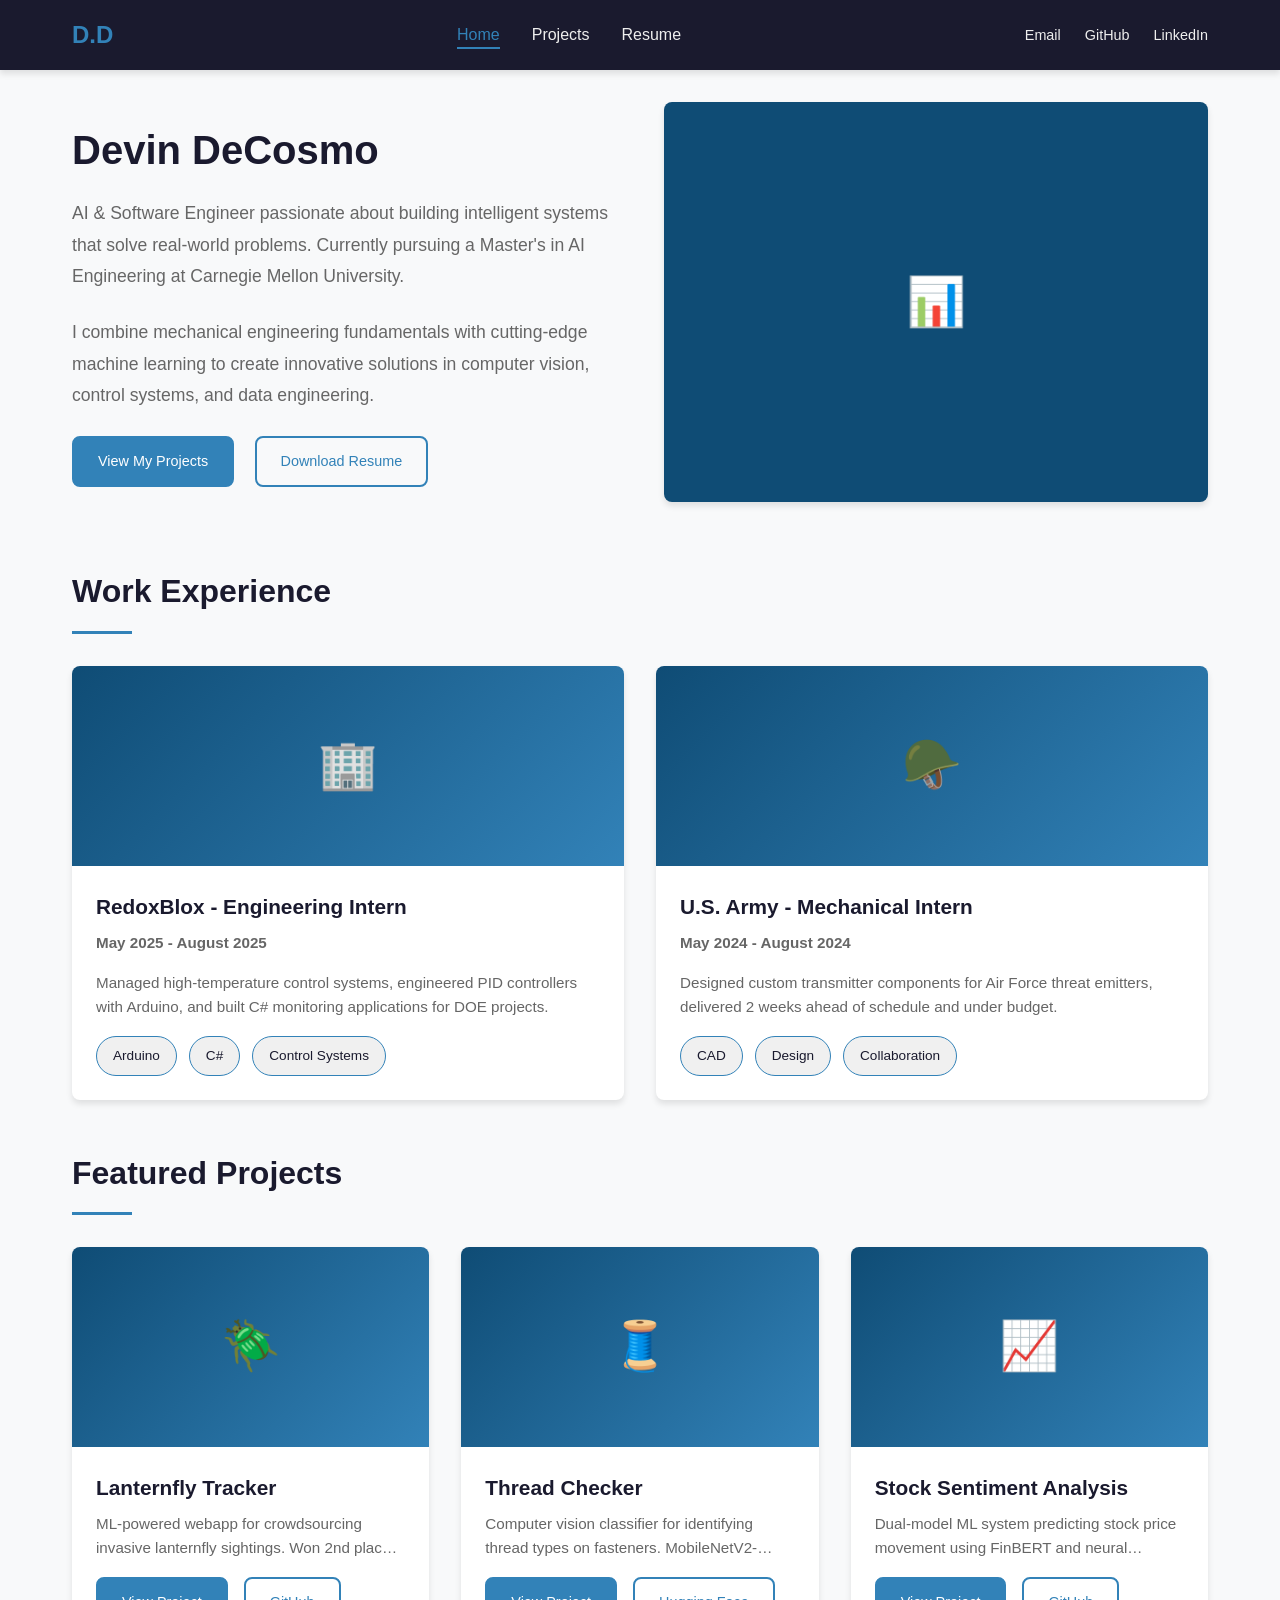
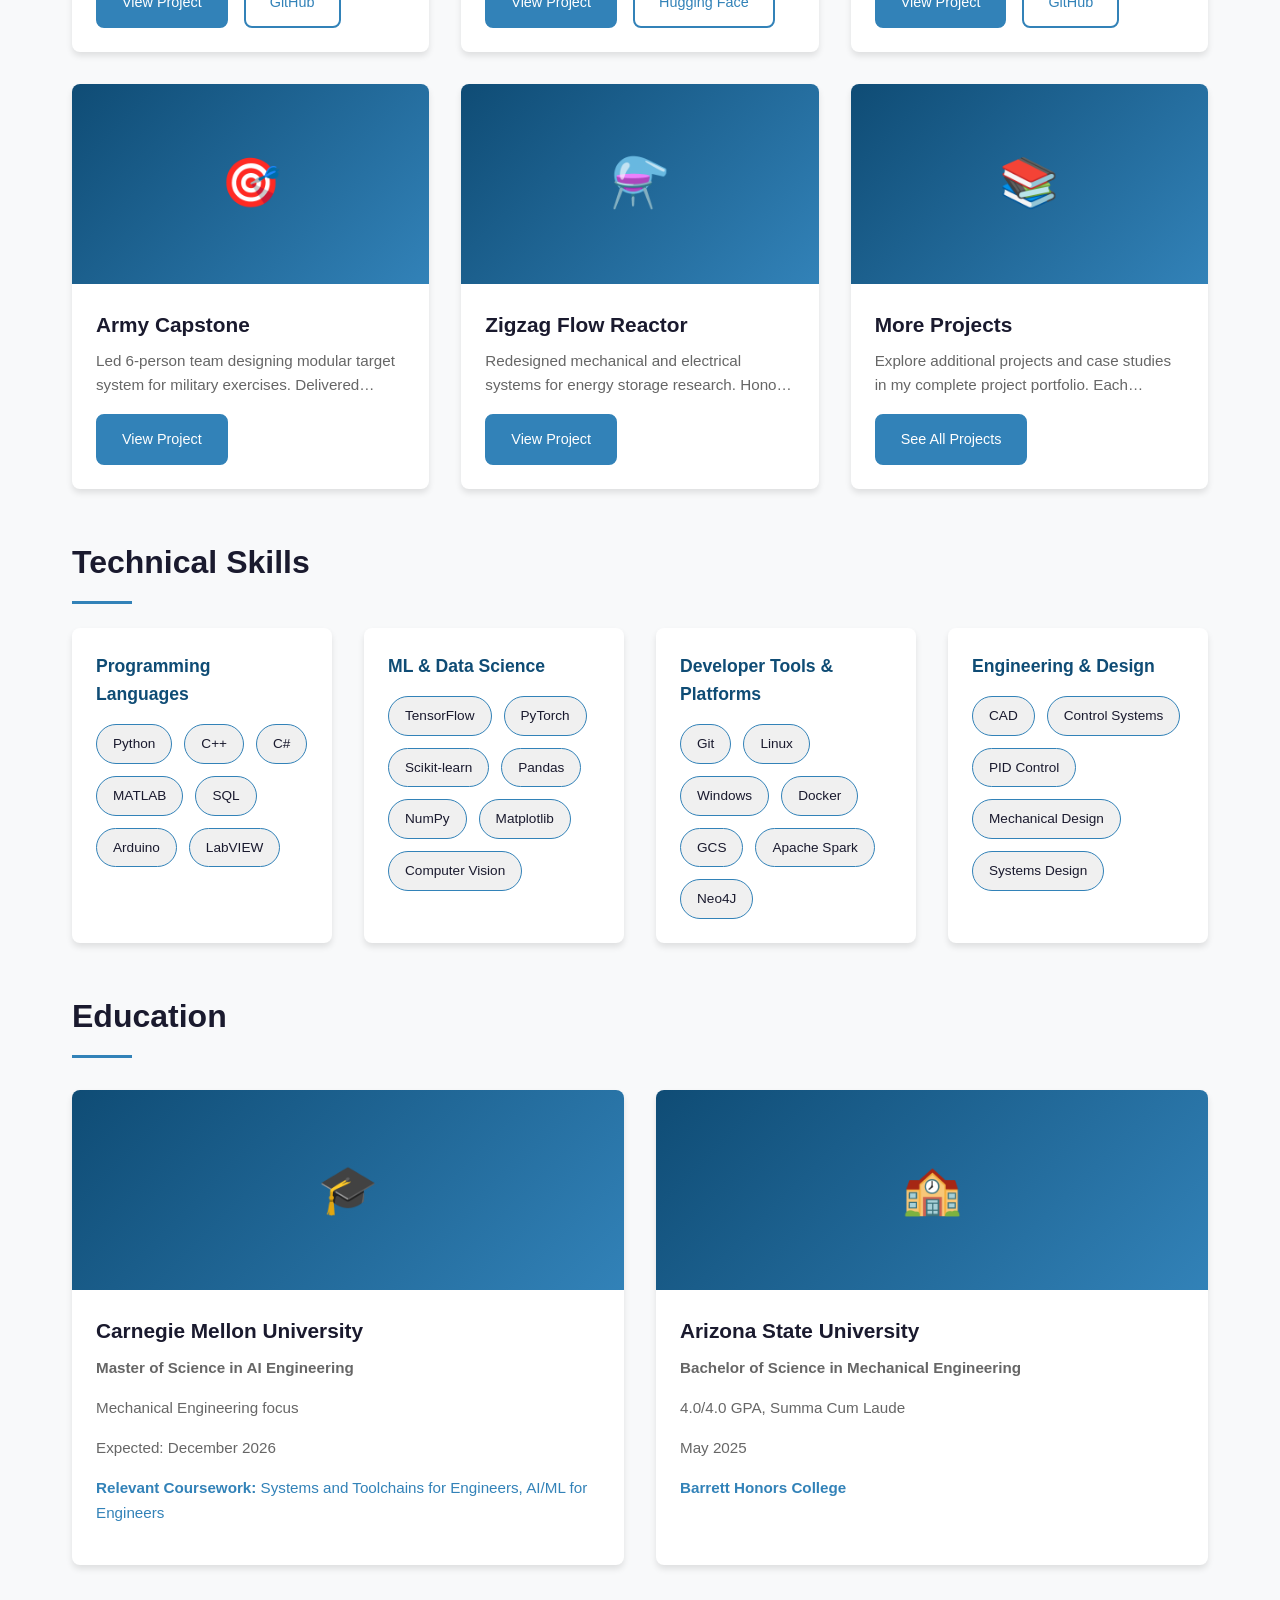
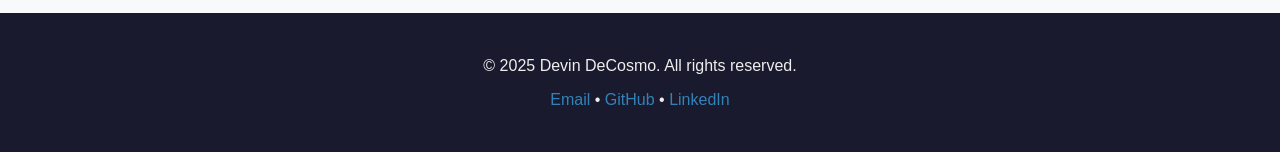
<file: portfolio/index.html>
<!DOCTYPE html>
<html lang="en">
<head>
  <meta charset="UTF-8">
  <meta name="viewport" content="width=device-width, initial-scale=1.0">
  <title>Devin DeCosmo - AI & Software Engineer</title>
  <link rel="stylesheet" href="assets/css/style.css">
</head>
<body>
  <header>
    <nav>
      <a href="index.html" class="logo">D.D</a>
      <ul class="nav-links">
        <li><a href="index.html" class="active">Home</a></li>
        <li><a href="projects.html">Projects</a></li>
        <li><a href="resume.html">Resume</a></li>
      </ul>
      <div class="social-links">
        <a href="mailto:devindecosmo@gmail.com" title="Email">Email</a>
        <a href="https://github.com/ddecosmo-dev" target="_blank" title="GitHub">GitHub</a>
        <a href="https://linkedin.com/in/devin-decosmo" target="_blank" title="LinkedIn">LinkedIn</a>
      </div>
    </nav>
  </header>

  <main>
    <!-- HERO SECTION -->
    <section class="hero">
      <div class="hero-content">
        <h1>Devin DeCosmo</h1>
        <p>AI & Software Engineer passionate about building intelligent systems that solve real-world problems. Currently pursuing a Master's in AI Engineering at Carnegie Mellon University.</p>
        <p>I combine mechanical engineering fundamentals with cutting-edge machine learning to create innovative solutions in computer vision, control systems, and data engineering.</p>
        <div style="margin-top: 1.5rem;">
          <a href="projects.html" class="btn">View My Projects</a>
          <a href="resume.html" class="btn btn-secondary" style="margin-left: 1rem;">Download Resume</a>
        </div>
      </div>
      <div class="hero-image">📊</div>
    </section>

    <!-- WORK EXPERIENCE OVERVIEW -->
    <section>
      <h2>Work Experience</h2>
      <div class="card-grid" style="grid-template-columns: 1fr 1fr;">
        <div class="card">
          <div class="card-image">🏢</div>
          <div class="card-content">
            <h3>RedoxBlox - Engineering Intern</h3>
            <p><strong>May 2025 - August 2025</strong></p>
            <p>Managed high-temperature control systems, engineered PID controllers with Arduino, and built C# monitoring applications for DOE projects.</p>
            <div class="skill-tags">
              <span class="skill-tag">Arduino</span>
              <span class="skill-tag">C#</span>
              <span class="skill-tag">Control Systems</span>
            </div>
          </div>
        </div>
        <div class="card">
          <div class="card-image">🪖</div>
          <div class="card-content">
            <h3>U.S. Army - Mechanical Intern</h3>
            <p><strong>May 2024 - August 2024</strong></p>
            <p>Designed custom transmitter components for Air Force threat emitters, delivered 2 weeks ahead of schedule and under budget.</p>
            <div class="skill-tags">
              <span class="skill-tag">CAD</span>
              <span class="skill-tag">Design</span>
              <span class="skill-tag">Collaboration</span>
            </div>
          </div>
        </div>
      </div>
    </section>

    <!-- FEATURED PROJECTS -->
    <section>
      <h2>Featured Projects</h2>
      <div class="card-grid">
        <div class="card">
          <div class="card-image">🪲</div>
          <div class="card-content">
            <h3>Lanternfly Tracker</h3>
            <p>ML-powered webapp for crowdsourcing invasive lanternfly sightings. Won 2nd place at HackCMU with an EfficientNet classifier achieving 89.7% accuracy.</p>
            <div class="card-links">
              <a href="projects/lanternfly.html" class="btn">View Project</a>
              <a href="https://github.com/ddecosmo-dev" target="_blank" class="btn btn-secondary">GitHub</a>
            </div>
          </div>
        </div>

        <div class="card">
          <div class="card-image">🧵</div>
          <div class="card-content">
            <h3>Thread Checker</h3>
            <p>Computer vision classifier for identifying thread types on fasteners. MobileNetV2-based model deployed to Hugging Face with 76% accuracy.</p>
            <div class="card-links">
              <a href="projects/thread-checker.html" class="btn">View Project</a>
              <a href="https://huggingface.co/spaces" target="_blank" class="btn btn-secondary">Hugging Face</a>
            </div>
          </div>
        </div>

        <div class="card">
          <div class="card-image">📈</div>
          <div class="card-content">
            <h3>Stock Sentiment Analysis</h3>
            <p>Dual-model ML system predicting stock price movement using FinBERT and neural networks on SEC 10-Q filings. 75% classification accuracy.</p>
            <div class="card-links">
              <a href="projects/stock-sentiment.html" class="btn">View Project</a>
              <a href="https://github.com/ddecosmo-dev" target="_blank" class="btn btn-secondary">GitHub</a>
            </div>
          </div>
        </div>

        <div class="card">
          <div class="card-image">🎯</div>
          <div class="card-content">
            <h3>Army Capstone</h3>
            <p>Led 6-person team designing modular target system for military exercises. Delivered complete system with documentation 1 month early.</p>
            <div class="card-links">
              <a href="projects/army-capstone.html" class="btn">View Project</a>
            </div>
          </div>
        </div>

        <div class="card">
          <div class="card-image">⚗️</div>
          <div class="card-content">
            <h3>Zigzag Flow Reactor</h3>
            <p>Redesigned mechanical and electrical systems for energy storage research. Honors thesis achieving breakthrough results in CAM28 characterization.</p>
            <div class="card-links">
              <a href="projects/reactor.html" class="btn">View Project</a>
            </div>
          </div>
        </div>

        <div class="card">
          <div class="card-image">📚</div>
          <div class="card-content">
            <h3>More Projects</h3>
            <p>Explore additional projects and case studies in my complete project portfolio. Each showcasing different technical skills and challenges.</p>
            <div class="card-links">
              <a href="projects.html" class="btn">See All Projects</a>
            </div>
          </div>
        </div>
      </div>
    </section>

    <!-- SKILLS SECTION -->
    <section>
      <h2>Technical Skills</h2>
      <div class="skills-container">
        <div class="skill-category">
          <h4>Programming Languages</h4>
          <div class="skill-tags">
            <span class="skill-tag">Python</span>
            <span class="skill-tag">C++</span>
            <span class="skill-tag">C#</span>
            <span class="skill-tag">MATLAB</span>
            <span class="skill-tag">SQL</span>
            <span class="skill-tag">Arduino</span>
            <span class="skill-tag">LabVIEW</span>
          </div>
        </div>

        <div class="skill-category">
          <h4>ML & Data Science</h4>
          <div class="skill-tags">
            <span class="skill-tag">TensorFlow</span>
            <span class="skill-tag">PyTorch</span>
            <span class="skill-tag">Scikit-learn</span>
            <span class="skill-tag">Pandas</span>
            <span class="skill-tag">NumPy</span>
            <span class="skill-tag">Matplotlib</span>
            <span class="skill-tag">Computer Vision</span>
          </div>
        </div>

        <div class="skill-category">
          <h4>Developer Tools & Platforms</h4>
          <div class="skill-tags">
            <span class="skill-tag">Git</span>
            <span class="skill-tag">Linux</span>
            <span class="skill-tag">Windows</span>
            <span class="skill-tag">Docker</span>
            <span class="skill-tag">GCS</span>
            <span class="skill-tag">Apache Spark</span>
            <span class="skill-tag">Neo4J</span>
          </div>
        </div>

        <div class="skill-category">
          <h4>Engineering & Design</h4>
          <div class="skill-tags">
            <span class="skill-tag">CAD</span>
            <span class="skill-tag">Control Systems</span>
            <span class="skill-tag">PID Control</span>
            <span class="skill-tag">Mechanical Design</span>
            <span class="skill-tag">Systems Design</span>
          </div>
        </div>
      </div>
    </section>

    <!-- EDUCATION -->
    <section>
      <h2>Education</h2>
      <div class="card-grid" style="grid-template-columns: 1fr 1fr;">
        <div class="card">
          <div class="card-image">🎓</div>
          <div class="card-content">
            <h3>Carnegie Mellon University</h3>
            <p><strong>Master of Science in AI Engineering</strong></p>
            <p>Mechanical Engineering focus</p>
            <p>Expected: December 2026</p>
            <p style="color: var(--accent-color); margin-top: 0.5rem;"><strong>Relevant Coursework:</strong> Systems and Toolchains for Engineers, AI/ML for Engineers</p>
          </div>
        </div>

        <div class="card">
          <div class="card-image">🏫</div>
          <div class="card-content">
            <h3>Arizona State University</h3>
            <p><strong>Bachelor of Science in Mechanical Engineering</strong></p>
            <p>4.0/4.0 GPA, Summa Cum Laude</p>
            <p>May 2025</p>
            <p style="color: var(--accent-color); margin-top: 0.5rem;"><strong>Barrett Honors College</strong></p>
          </div>
        </div>
      </div>
    </section>

  </main>

  <footer>
    <p>&copy; 2025 Devin DeCosmo. All rights reserved.</p>
    <p>
      <a href="mailto:devindecosmo@gmail.com">Email</a> • 
      <a href="https://github.com/ddecosmo-dev" target="_blank">GitHub</a> • 
      <a href="https://linkedin.com/in/devin-decosmo" target="_blank">LinkedIn</a>
    </p>
  </footer>

  <script src="assets/js/main.js"></script>
</body>
</html>
</file>
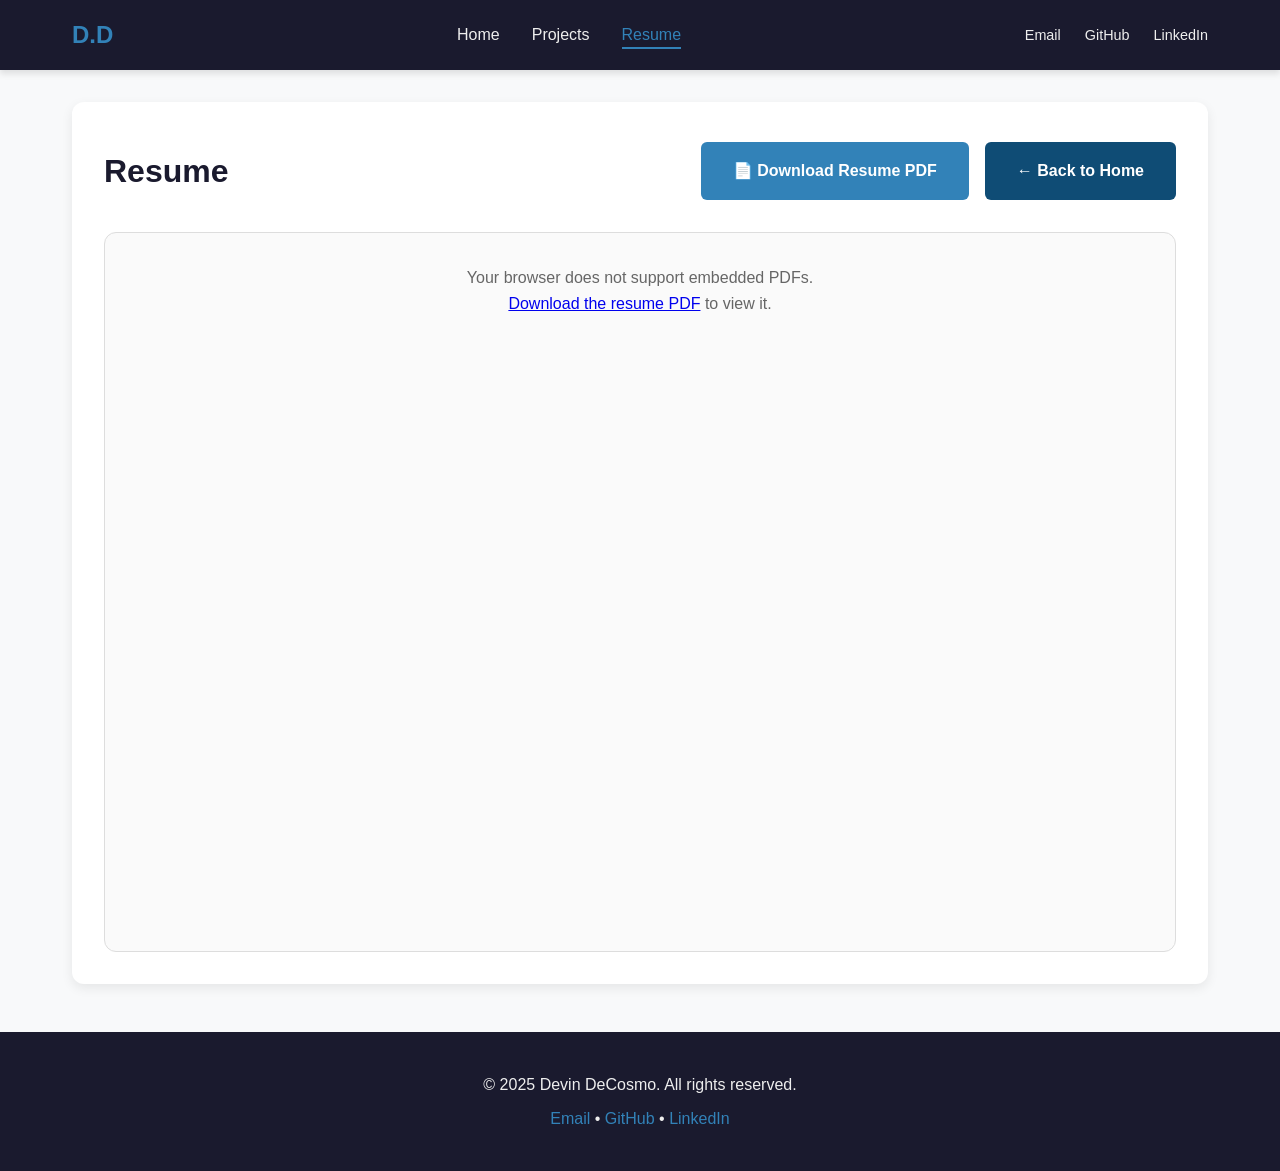
<file: resume.html>
<!DOCTYPE html>
<html lang="en">
<head>
  <meta charset="UTF-8">
  <meta name="viewport" content="width=device-width, initial-scale=1.0">
  <title>Resume - Devin DeCosmo</title>
  <link rel="stylesheet" href="assets/css/style.css">
  <style>
    .pdf-page {
      background-color: white;
      padding: 2rem;
      border-radius: 12px;
      box-shadow: 0 4px 12px rgba(0, 0, 0, 0.08);
      max-width: 1200px;
      margin: 2rem auto;
      color: var(--text-dark);
    }

    .pdf-topbar {
      display: flex;
      align-items: center;
      justify-content: space-between;
      gap: 1rem;
      flex-wrap: wrap;
      margin-bottom: 1.5rem;
    }

    .pdf-title {
      font-size: 2rem;
      margin: 0;
      color: var(--primary-color);
    }

    .pdf-actions {
      display: flex;
      gap: 1rem;
      flex-wrap: wrap;
    }

    .pdf-viewer-wrapper {
      min-height: 80vh;
      border: 1px solid #ddd;
      border-radius: 12px;
      overflow: hidden;
      background: #fafafa;
    }

    .pdf-viewer {
      width: 100%;
      height: 100%;
      min-height: 80vh;
      border: none;
    }

    .pdf-fallback {
      padding: 2rem;
      text-align: center;
      color: var(--text-light);
    }

    .download-btn {
      display: inline-block;
      padding: 1rem 2rem;
      background-color: var(--accent-color);
      color: white;
      text-decoration: none;
      border-radius: 6px;
      font-weight: bold;
      font-size: 1rem;
      margin: 0.5rem 0;
      transition: all 0.3s ease;
    }

    .download-btn:hover {
      background-color: var(--primary-color);
      transform: scale(1.03);
    }

    .secondary-btn {
      background-color: var(--secondary-color);
    }

    .secondary-btn:hover {
      background-color: #4a5864;
    }

    @media (max-width: 768px) {
      .pdf-page {
        padding: 1rem;
      }
      .pdf-topbar {
        flex-direction: column;
        align-items: stretch;
      }
      .pdf-actions {
        width: 100%;
        justify-content: flex-start;
      }
    }

    @media print {
      body {
        background-color: white;
      }
      .pdf-page {
        box-shadow: none;
        max-width: 100%;
      }
      .pdf-actions {
        display: none;
      }
    }
  </style>
</head>
<body>
  <header>
    <nav>
      <a href="index.html" class="logo">D.D</a>
      <ul class="nav-links">
        <li><a href="index.html">Home</a></li>
        <li><a href="projects.html">Projects</a></li>
        <li><a href="resume.html" class="active">Resume</a></li>
      </ul>
      <div class="social-links">
        <a href="mailto:devindecosmo@gmail.com" title="Email">Email</a>
        <a href="https://github.com/ddecosmo-dev" target="_blank" title="GitHub">GitHub</a>
        <a href="https://linkedin.com/in/devin-decosmo" target="_blank" title="LinkedIn">LinkedIn</a>
      </div>
    </nav>
  </header>

  <main>
    <div class="pdf-page">
      <div class="pdf-topbar">
        <h1 class="pdf-title">Resume</h1>
        <div class="pdf-actions">
          <a href="assets/Devin%20DeCosmo%20Resume.pdf" download class="download-btn">📄 Download Resume PDF</a>
          <a href="index.html" class="download-btn secondary-btn">← Back to Home</a>
        </div>
      </div>
      <div class="pdf-viewer-wrapper">
        <object class="pdf-viewer" data="assets/Devin%20DeCosmo%20Resume.pdf" type="application/pdf">
          <div class="pdf-fallback">
            <p>Your browser does not support embedded PDFs.</p>
            <p><a href="assets/Devin%20DeCosmo%20Resume.pdf" download>Download the resume PDF</a> to view it.</p>
          </div>
        </object>
      </div>
    </div>
  </main>
  <footer>
    <p>&copy; 2025 Devin DeCosmo. All rights reserved.</p>
    <p>
      <a href="mailto:devindecosmo@gmail.com">Email</a> • 
      <a href="https://github.com/ddecosmo-dev" target="_blank">GitHub</a> • 
      <a href="https://linkedin.com/in/devin-decosmo" target="_blank">LinkedIn</a>
    </p>
  </footer>

  <script src="assets/js/main.js"></script>
</body>
</html>
</file>
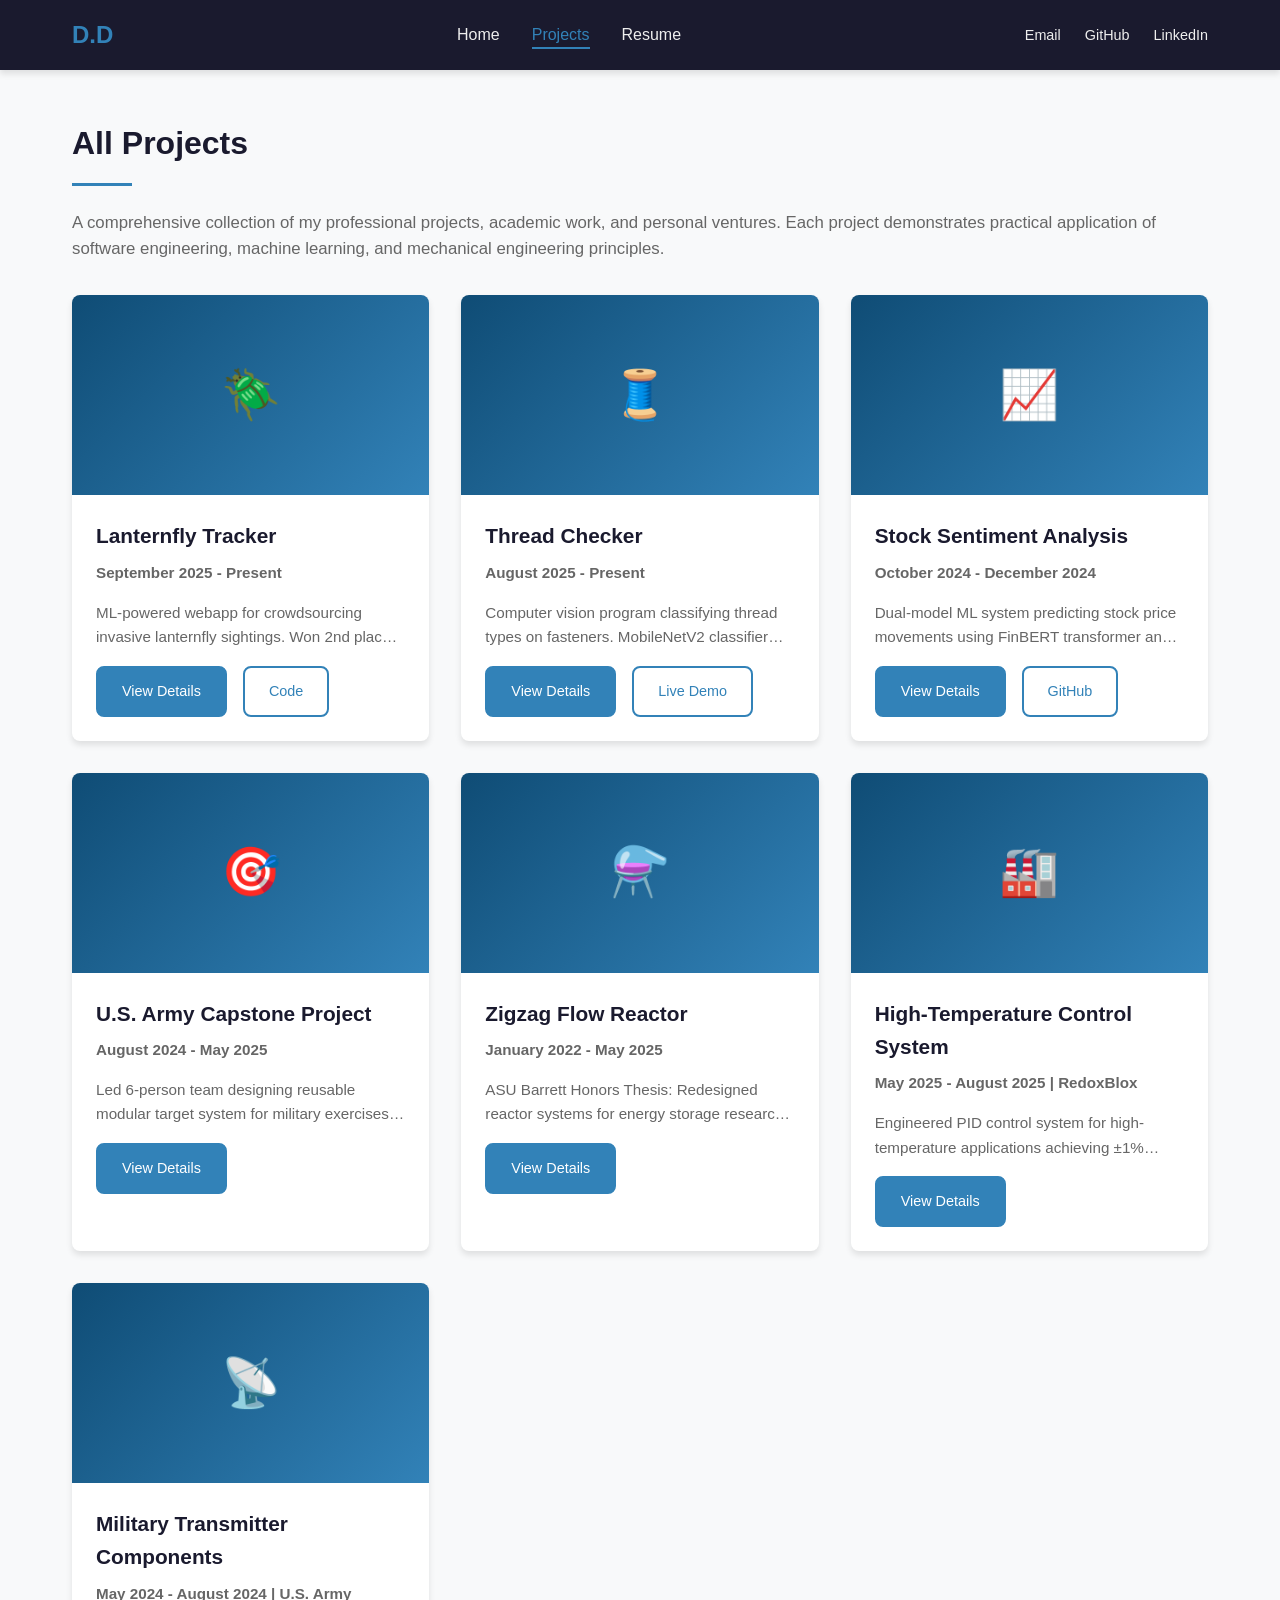
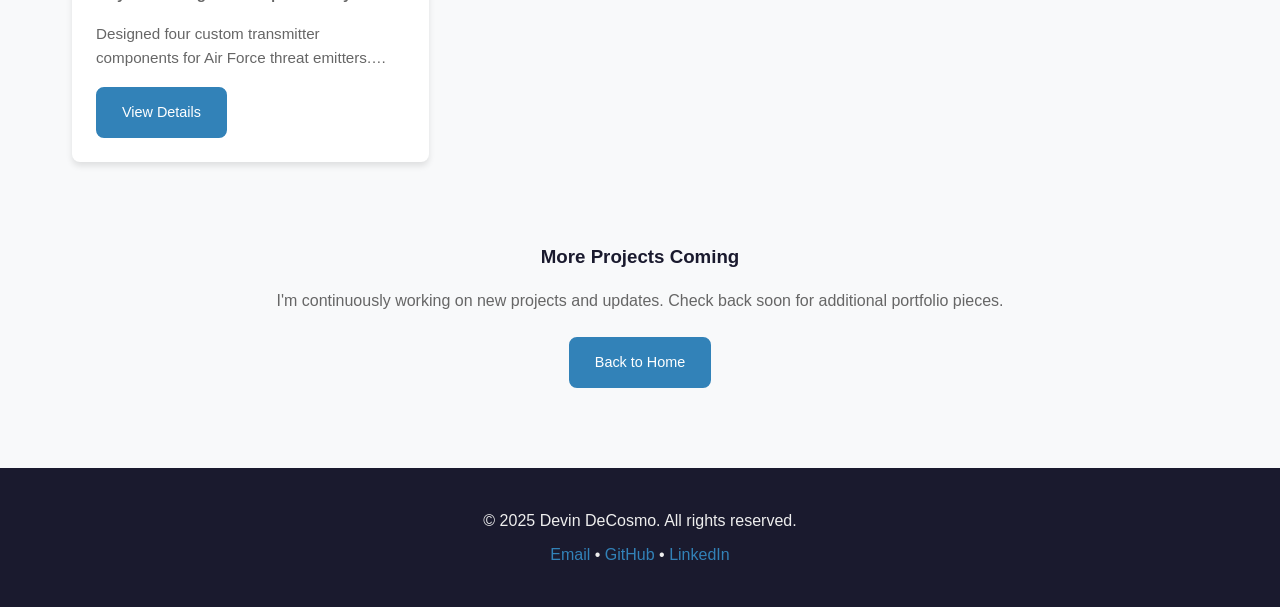
<file: portfolio/projects.html>
<!DOCTYPE html>
<html lang="en">
<head>
  <meta charset="UTF-8">
  <meta name="viewport" content="width=device-width, initial-scale=1.0">
  <title>Projects - Devin DeCosmo</title>
  <link rel="stylesheet" href="assets/css/style.css">
</head>
<body>
  <header>
    <nav>
      <a href="index.html" class="logo">D.D</a>
      <ul class="nav-links">
        <li><a href="index.html">Home</a></li>
        <li><a href="projects.html" class="active">Projects</a></li>
        <li><a href="resume.html">Resume</a></li>
      </ul>
      <div class="social-links">
        <a href="mailto:devindecosmo@gmail.com" title="Email">Email</a>
        <a href="https://github.com/ddecosmo-dev" target="_blank" title="GitHub">GitHub</a>
        <a href="https://linkedin.com/in/devin-decosmo" target="_blank" title="LinkedIn">LinkedIn</a>
      </div>
    </nav>
  </header>

  <main>
    <section>
      <h2>All Projects</h2>
      <p style="color: var(--text-light); font-size: 1.05rem; margin-bottom: 2rem;">
        A comprehensive collection of my professional projects, academic work, and personal ventures. 
        Each project demonstrates practical application of software engineering, machine learning, and mechanical engineering principles.
      </p>

      <div class="card-grid">
        <!-- Featured Projects -->
        <div class="card">
          <div class="card-image">🪲</div>
          <div class="card-content">
            <h3>Lanternfly Tracker</h3>
            <p><strong>September 2025 - Present</strong></p>
            <p>ML-powered webapp for crowdsourcing invasive lanternfly sightings. Won 2nd place at HackCMU with an EfficientNet classifier achieving 89.7% accuracy on 5,000 image dataset.</p>
            <div class="card-links">
              <a href="projects/lanternfly.html" class="btn">View Details</a>
              <a href="https://github.com/ddecosmo-dev" target="_blank" class="btn btn-secondary">Code</a>
            </div>
          </div>
        </div>

        <div class="card">
          <div class="card-image">🧵</div>
          <div class="card-content">
            <h3>Thread Checker</h3>
            <p><strong>August 2025 - Present</strong></p>
            <p>Computer vision program classifying thread types on fasteners. MobileNetV2 classifier with custom pooling achieving 76% accuracy. Deployed to Hugging Face Space.</p>
            <div class="card-links">
              <a href="projects/thread-checker.html" class="btn">View Details</a>
              <a href="https://huggingface.co/spaces" target="_blank" class="btn btn-secondary">Live Demo</a>
            </div>
          </div>
        </div>

        <div class="card">
          <div class="card-image">📈</div>
          <div class="card-content">
            <h3>Stock Sentiment Analysis</h3>
            <p><strong>October 2024 - December 2024</strong></p>
            <p>Dual-model ML system predicting stock price movements using FinBERT transformer and neural networks on SEC 10-Q filings. Peak accuracy: 75%.</p>
            <div class="card-links">
              <a href="projects/stock-sentiment.html" class="btn">View Details</a>
              <a href="https://github.com/ddecosmo-dev" target="_blank" class="btn btn-secondary">GitHub</a>
            </div>
          </div>
        </div>

        <div class="card">
          <div class="card-image">🎯</div>
          <div class="card-content">
            <h3>U.S. Army Capstone Project</h3>
            <p><strong>August 2024 - May 2025</strong></p>
            <p>Led 6-person team designing reusable modular target system for military exercises. Complete system design, documentation, and delivery 1 month ahead of schedule.</p>
            <div class="card-links">
              <a href="projects/army-capstone.html" class="btn">View Details</a>
            </div>
          </div>
        </div>

        <div class="card">
          <div class="card-image">⚗️</div>
          <div class="card-content">
            <h3>Zigzag Flow Reactor</h3>
            <p><strong>January 2022 - May 2025</strong></p>
            <p>ASU Barrett Honors Thesis: Redesigned reactor systems for energy storage research. Identified faster reduction reactions in CAM28 medium through system optimization.</p>
            <div class="card-links">
              <a href="projects/reactor.html" class="btn">View Details</a>
            </div>
          </div>
        </div>

        <div class="card">
          <div class="card-image">🏭</div>
          <div class="card-content">
            <h3>High-Temperature Control System</h3>
            <p><strong>May 2025 - August 2025 | RedoxBlox</strong></p>
            <p>Engineered PID control system for high-temperature applications achieving ±1% control tolerance. Integrated Arduino firmware, C# GUI, and real-time monitoring.</p>
            <div class="card-links">
              <a href="projects/control-system.html" class="btn">View Details</a>
            </div>
          </div>
        </div>

        <div class="card">
          <div class="card-image">📡</div>
          <div class="card-content">
            <h3>Military Transmitter Components</h3>
            <p><strong>May 2024 - August 2024 | U.S. Army</strong></p>
            <p>Designed four custom transmitter components for Air Force threat emitters. Delivered 2 weeks early and $1,000 under budget through cross-functional collaboration.</p>
            <div class="card-links">
              <a href="projects/transmitter.html" class="btn">View Details</a>
            </div>
          </div>
        </div>
      </div>
    </section>

    <!-- ADDITIONAL SECTION -->
    <section style="text-align: center; padding: 2rem;">
      <h3 style="color: var(--primary-color); margin-bottom: 1rem;">More Projects Coming</h3>
      <p style="color: var(--text-light); margin-bottom: 1.5rem;">
        I'm continuously working on new projects and updates. Check back soon for additional portfolio pieces.
      </p>
      <a href="index.html" class="btn">Back to Home</a>
    </section>

  </main>

  <footer>
    <p>&copy; 2025 Devin DeCosmo. All rights reserved.</p>
    <p>
      <a href="mailto:devindecosmo@gmail.com">Email</a> • 
      <a href="https://github.com/ddecosmo-dev" target="_blank">GitHub</a> • 
      <a href="https://linkedin.com/in/devin-decosmo" target="_blank">LinkedIn</a>
    </p>
  </footer>

  <script src="assets/js/main.js"></script>
</body>
</html>
</file>
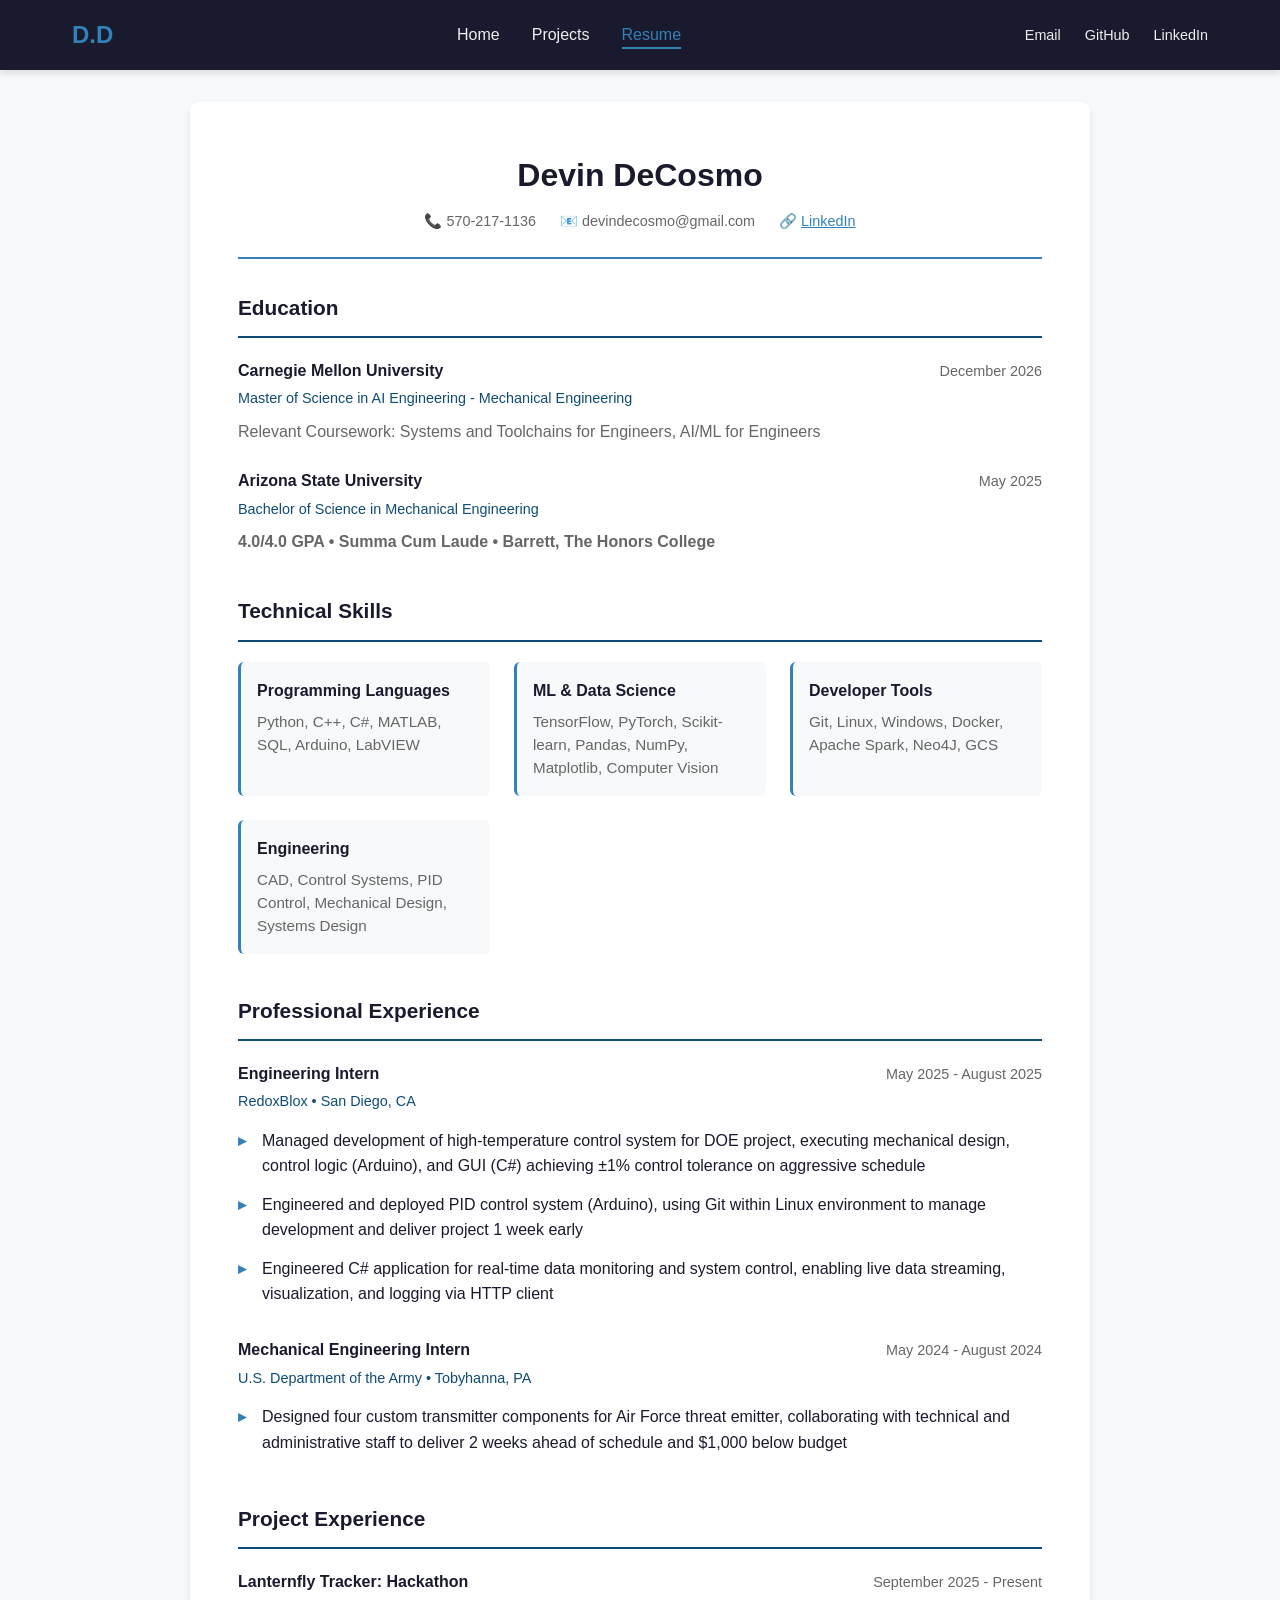
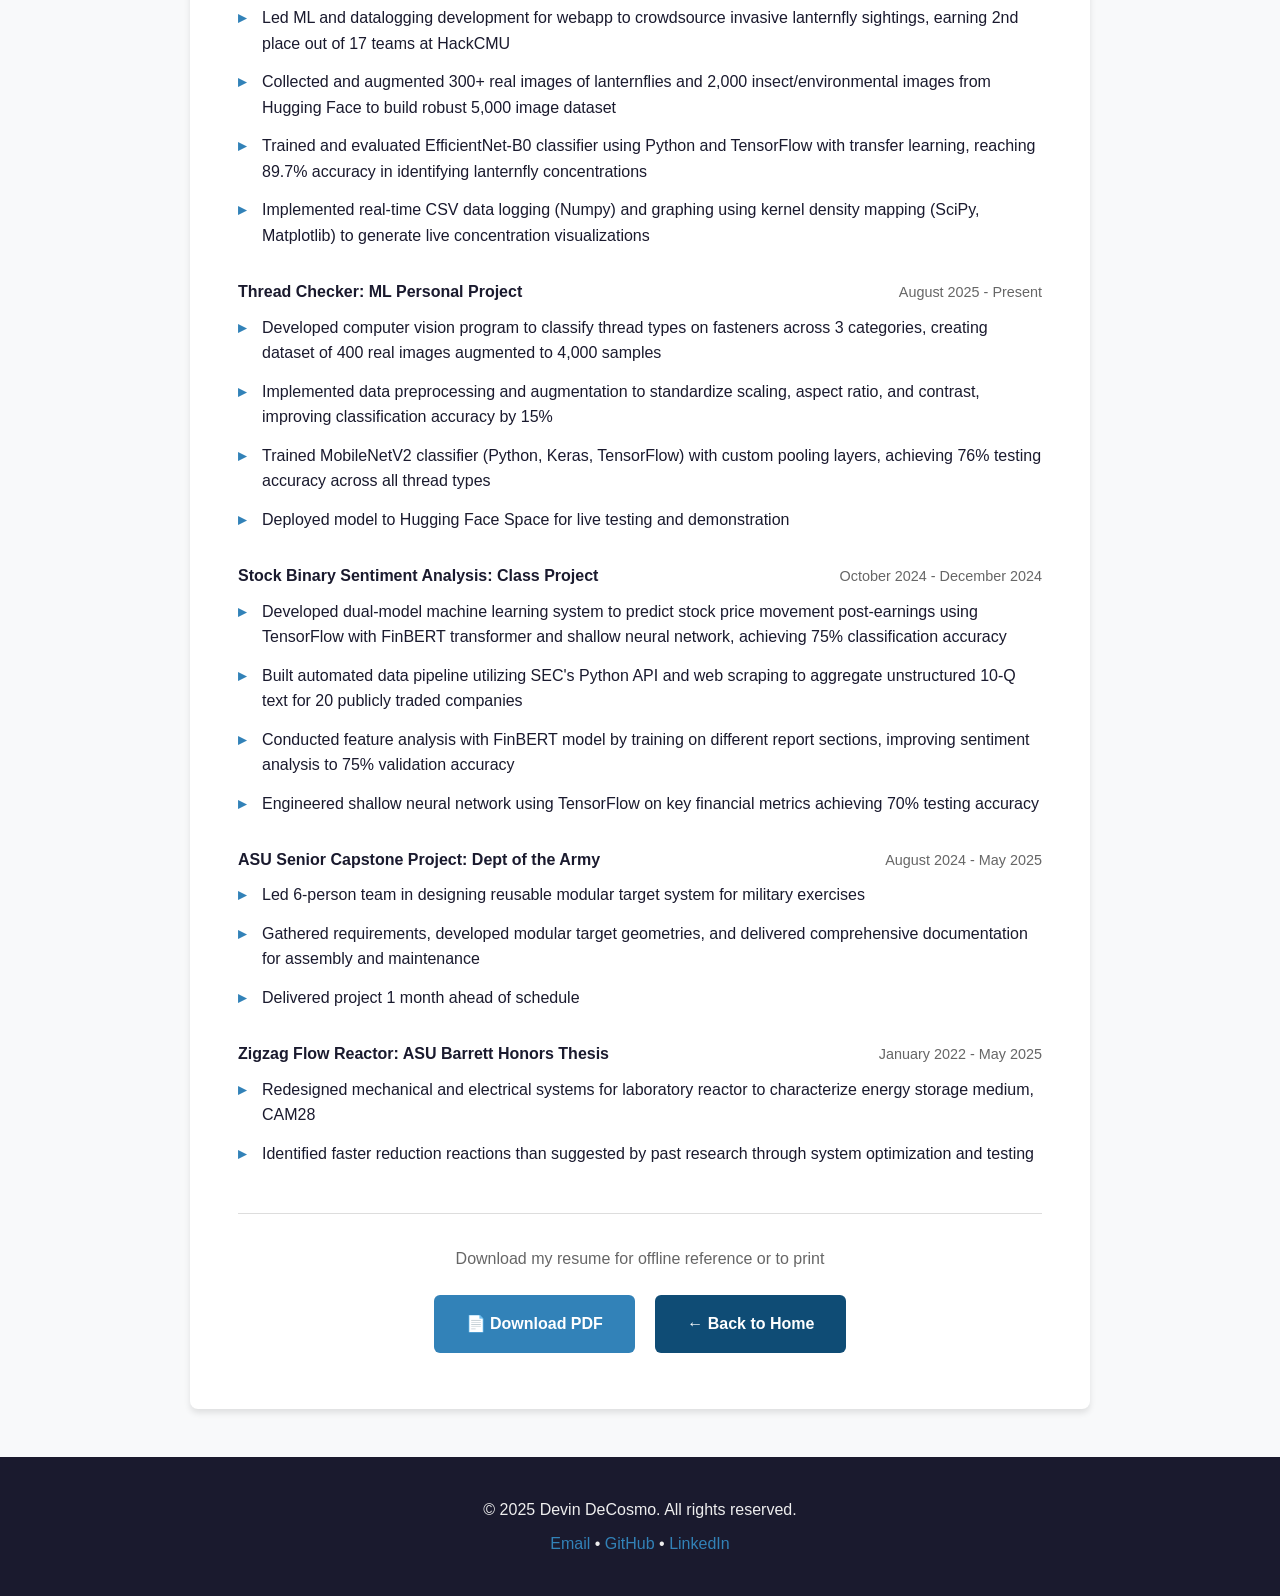
<file: portfolio/resume.html>
<!DOCTYPE html>
<html lang="en">
<head>
  <meta charset="UTF-8">
  <meta name="viewport" content="width=device-width, initial-scale=1.0">
  <title>Resume - Devin DeCosmo</title>
  <link rel="stylesheet" href="assets/css/style.css">
  <style>
    .resume-container {
      background-color: white;
      padding: 3rem;
      border-radius: 8px;
      box-shadow: 0 4px 6px rgba(0, 0, 0, 0.1);
      max-width: 900px;
      margin: 0 auto;
      color: var(--text-dark);
    }

    .resume-header {
      text-align: center;
      border-bottom: 2px solid var(--accent-color);
      padding-bottom: 1.5rem;
      margin-bottom: 2rem;
    }

    .resume-header h1 {
      font-size: 2rem;
      margin-bottom: 0.5rem;
      color: var(--primary-color);
    }

    .contact-info {
      display: flex;
      justify-content: center;
      gap: 1.5rem;
      flex-wrap: wrap;
      font-size: 0.9rem;
      color: var(--text-light);
    }

    .resume-section {
      margin-bottom: 2.5rem;
    }

    .resume-section h2 {
      font-size: 1.3rem;
      color: var(--primary-color);
      border-bottom: 2px solid var(--secondary-color);
      padding-bottom: 0.75rem;
      margin-bottom: 1.25rem;
    }

    .resume-item {
      margin-bottom: 1.5rem;
    }

    .item-header {
      display: flex;
      justify-content: space-between;
      align-items: baseline;
      margin-bottom: 0.25rem;
    }

    .item-title {
      font-weight: bold;
      color: var(--primary-color);
      font-size: 1rem;
    }

    .item-subtitle {
      color: var(--text-light);
      font-style: italic;
      font-size: 0.95rem;
    }

    .item-date {
      color: var(--text-light);
      font-size: 0.9rem;
    }

    .item-location {
      color: var(--secondary-color);
      font-weight: 500;
      font-size: 0.9rem;
      margin-bottom: 0.5rem;
    }

    .resume-list {
      list-style: none;
      padding-left: 0;
    }

    .resume-list li {
      padding: 0.4rem 0;
      padding-left: 1.5rem;
      position: relative;
      color: var(--text-dark);
      line-height: 1.6;
    }

    .resume-list li::before {
      content: '▸';
      color: var(--accent-color);
      font-weight: bold;
      position: absolute;
      left: 0;
    }

    .skills-grid {
      display: grid;
      grid-template-columns: repeat(auto-fit, minmax(200px, 1fr));
      gap: 1.5rem;
    }

    .skill-group {
      padding: 1rem;
      background-color: #f8f9fa;
      border-radius: 6px;
      border-left: 3px solid var(--accent-color);
    }

    .skill-group strong {
      color: var(--primary-color);
      display: block;
      margin-bottom: 0.5rem;
    }

    .skill-group p {
      color: var(--text-light);
      font-size: 0.95rem;
      line-height: 1.5;
    }

    .download-section {
      text-align: center;
      margin: 2rem 0 0 0;
      padding-top: 2rem;
      border-top: 1px solid #ddd;
    }

    .download-btn {
      display: inline-block;
      padding: 1rem 2rem;
      background-color: var(--accent-color);
      color: white;
      text-decoration: none;
      border-radius: 6px;
      font-weight: bold;
      font-size: 1rem;
      margin: 0.5rem;
      transition: all 0.3s ease;
    }

    .download-btn:hover {
      background-color: var(--primary-color);
      transform: scale(1.05);
    }

    @media print {
      body {
        background-color: white;
      }
      .resume-container {
        box-shadow: none;
        max-width: 100%;
      }
      .download-section {
        display: none;
      }
    }
  </style>
</head>
<body>
  <header>
    <nav>
      <a href="index.html" class="logo">D.D</a>
      <ul class="nav-links">
        <li><a href="index.html">Home</a></li>
        <li><a href="projects.html">Projects</a></li>
        <li><a href="resume.html" class="active">Resume</a></li>
      </ul>
      <div class="social-links">
        <a href="mailto:devindecosmo@gmail.com" title="Email">Email</a>
        <a href="https://github.com/ddecosmo-dev" target="_blank" title="GitHub">GitHub</a>
        <a href="https://linkedin.com/in/devin-decosmo" target="_blank" title="LinkedIn">LinkedIn</a>
      </div>
    </nav>
  </header>

  <main>
    <div class="resume-container">
      <div class="resume-header">
        <h1>Devin DeCosmo</h1>
        <div class="contact-info">
          <span>📞 570-217-1136</span>
          <span>📧 devindecosmo@gmail.com</span>
          <span>🔗 <a href="https://linkedin.com/in/devin-decosmo" target="_blank" style="color: var(--accent-color);">LinkedIn</a></span>
        </div>
      </div>

      <!-- EDUCATION -->
      <div class="resume-section">
        <h2>Education</h2>
        
        <div class="resume-item">
          <div class="item-header">
            <span class="item-title">Carnegie Mellon University</span>
            <span class="item-date">December 2026</span>
          </div>
          <div class="item-location">Master of Science in AI Engineering - Mechanical Engineering</div>
          <p style="color: var(--text-light); margin: 0.5rem 0;">Relevant Coursework: Systems and Toolchains for Engineers, AI/ML for Engineers</p>
        </div>

        <div class="resume-item">
          <div class="item-header">
            <span class="item-title">Arizona State University</span>
            <span class="item-date">May 2025</span>
          </div>
          <div class="item-location">Bachelor of Science in Mechanical Engineering</div>
          <p style="color: var(--text-light); margin: 0.5rem 0;"><strong>4.0/4.0 GPA • Summa Cum Laude • Barrett, The Honors College</strong></p>
        </div>
      </div>

      <!-- SKILLS -->
      <div class="resume-section">
        <h2>Technical Skills</h2>
        <div class="skills-grid">
          <div class="skill-group">
            <strong>Programming Languages</strong>
            <p>Python, C++, C#, MATLAB, SQL, Arduino, LabVIEW</p>
          </div>
          <div class="skill-group">
            <strong>ML & Data Science</strong>
            <p>TensorFlow, PyTorch, Scikit-learn, Pandas, NumPy, Matplotlib, Computer Vision</p>
          </div>
          <div class="skill-group">
            <strong>Developer Tools</strong>
            <p>Git, Linux, Windows, Docker, Apache Spark, Neo4J, GCS</p>
          </div>
          <div class="skill-group">
            <strong>Engineering</strong>
            <p>CAD, Control Systems, PID Control, Mechanical Design, Systems Design</p>
          </div>
        </div>
      </div>

      <!-- PROFESSIONAL EXPERIENCE -->
      <div class="resume-section">
        <h2>Professional Experience</h2>

        <div class="resume-item">
          <div class="item-header">
            <span class="item-title">Engineering Intern</span>
            <span class="item-date">May 2025 - August 2025</span>
          </div>
          <div class="item-location">RedoxBlox • San Diego, CA</div>
          <ul class="resume-list">
            <li>Managed development of high-temperature control system for DOE project, executing mechanical design, control logic (Arduino), and GUI (C#) achieving ±1% control tolerance on aggressive schedule</li>
            <li>Engineered and deployed PID control system (Arduino), using Git within Linux environment to manage development and deliver project 1 week early</li>
            <li>Engineered C# application for real-time data monitoring and system control, enabling live data streaming, visualization, and logging via HTTP client</li>
          </ul>
        </div>

        <div class="resume-item">
          <div class="item-header">
            <span class="item-title">Mechanical Engineering Intern</span>
            <span class="item-date">May 2024 - August 2024</span>
          </div>
          <div class="item-location">U.S. Department of the Army • Tobyhanna, PA</div>
          <ul class="resume-list">
            <li>Designed four custom transmitter components for Air Force threat emitter, collaborating with technical and administrative staff to deliver 2 weeks ahead of schedule and $1,000 below budget</li>
          </ul>
        </div>
      </div>

      <!-- PROJECT EXPERIENCE -->
      <div class="resume-section">
        <h2>Project Experience</h2>

        <div class="resume-item">
          <div class="item-header">
            <span class="item-title">Lanternfly Tracker: Hackathon</span>
            <span class="item-date">September 2025 - Present</span>
          </div>
          <ul class="resume-list">
            <li>Led ML and datalogging development for webapp to crowdsource invasive lanternfly sightings, earning 2nd place out of 17 teams at HackCMU</li>
            <li>Collected and augmented 300+ real images of lanternflies and 2,000 insect/environmental images from Hugging Face to build robust 5,000 image dataset</li>
            <li>Trained and evaluated EfficientNet-B0 classifier using Python and TensorFlow with transfer learning, reaching 89.7% accuracy in identifying lanternfly concentrations</li>
            <li>Implemented real-time CSV data logging (Numpy) and graphing using kernel density mapping (SciPy, Matplotlib) to generate live concentration visualizations</li>
          </ul>
        </div>

        <div class="resume-item">
          <div class="item-header">
            <span class="item-title">Thread Checker: ML Personal Project</span>
            <span class="item-date">August 2025 - Present</span>
          </div>
          <ul class="resume-list">
            <li>Developed computer vision program to classify thread types on fasteners across 3 categories, creating dataset of 400 real images augmented to 4,000 samples</li>
            <li>Implemented data preprocessing and augmentation to standardize scaling, aspect ratio, and contrast, improving classification accuracy by 15%</li>
            <li>Trained MobileNetV2 classifier (Python, Keras, TensorFlow) with custom pooling layers, achieving 76% testing accuracy across all thread types</li>
            <li>Deployed model to Hugging Face Space for live testing and demonstration</li>
          </ul>
        </div>

        <div class="resume-item">
          <div class="item-header">
            <span class="item-title">Stock Binary Sentiment Analysis: Class Project</span>
            <span class="item-date">October 2024 - December 2024</span>
          </div>
          <ul class="resume-list">
            <li>Developed dual-model machine learning system to predict stock price movement post-earnings using TensorFlow with FinBERT transformer and shallow neural network, achieving 75% classification accuracy</li>
            <li>Built automated data pipeline utilizing SEC's Python API and web scraping to aggregate unstructured 10-Q text for 20 publicly traded companies</li>
            <li>Conducted feature analysis with FinBERT model by training on different report sections, improving sentiment analysis to 75% validation accuracy</li>
            <li>Engineered shallow neural network using TensorFlow on key financial metrics achieving 70% testing accuracy</li>
          </ul>
        </div>

        <div class="resume-item">
          <div class="item-header">
            <span class="item-title">ASU Senior Capstone Project: Dept of the Army</span>
            <span class="item-date">August 2024 - May 2025</span>
          </div>
          <ul class="resume-list">
            <li>Led 6-person team in designing reusable modular target system for military exercises</li>
            <li>Gathered requirements, developed modular target geometries, and delivered comprehensive documentation for assembly and maintenance</li>
            <li>Delivered project 1 month ahead of schedule</li>
          </ul>
        </div>

        <div class="resume-item">
          <div class="item-header">
            <span class="item-title">Zigzag Flow Reactor: ASU Barrett Honors Thesis</span>
            <span class="item-date">January 2022 - May 2025</span>
          </div>
          <ul class="resume-list">
            <li>Redesigned mechanical and electrical systems for laboratory reactor to characterize energy storage medium, CAM28</li>
            <li>Identified faster reduction reactions than suggested by past research through system optimization and testing</li>
          </ul>
        </div>
      </div>

      <div class="download-section">
        <p style="color: var(--text-light); margin-bottom: 1rem;">Download my resume for offline reference or to print</p>
        <a href="assets/documents/Devin_DeCosmo_Resume.pdf" download class="download-btn" onclick="alert('PDF will be added soon. Contact via email for resume.');">📄 Download PDF</a>
        <a href="index.html" class="download-btn" style="background-color: var(--secondary-color);">← Back to Home</a>
      </div>
    </div>
  </main>

  <footer>
    <p>&copy; 2025 Devin DeCosmo. All rights reserved.</p>
    <p>
      <a href="mailto:devindecosmo@gmail.com">Email</a> • 
      <a href="https://github.com/ddecosmo-dev" target="_blank">GitHub</a> • 
      <a href="https://linkedin.com/in/devin-decosmo" target="_blank">LinkedIn</a>
    </p>
  </footer>

  <script src="assets/js/main.js"></script>
</body>
</html>
</file>
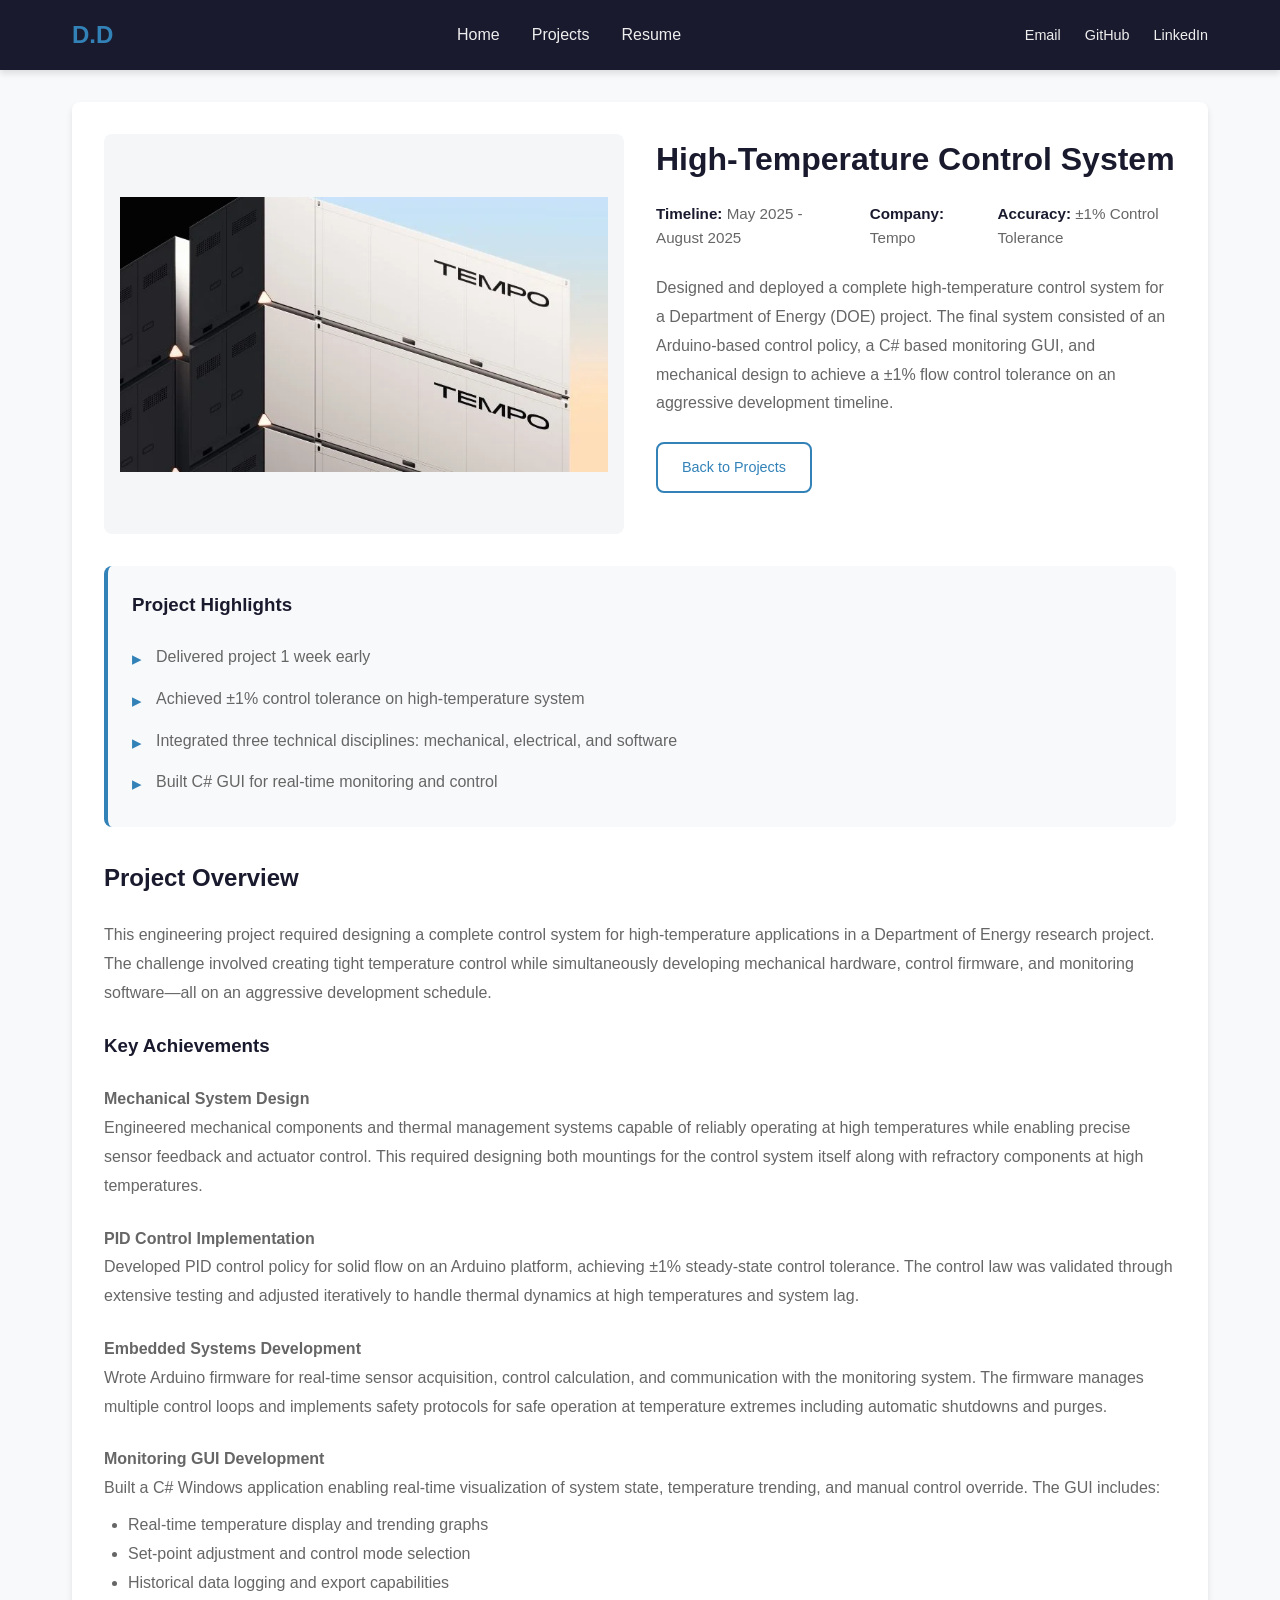
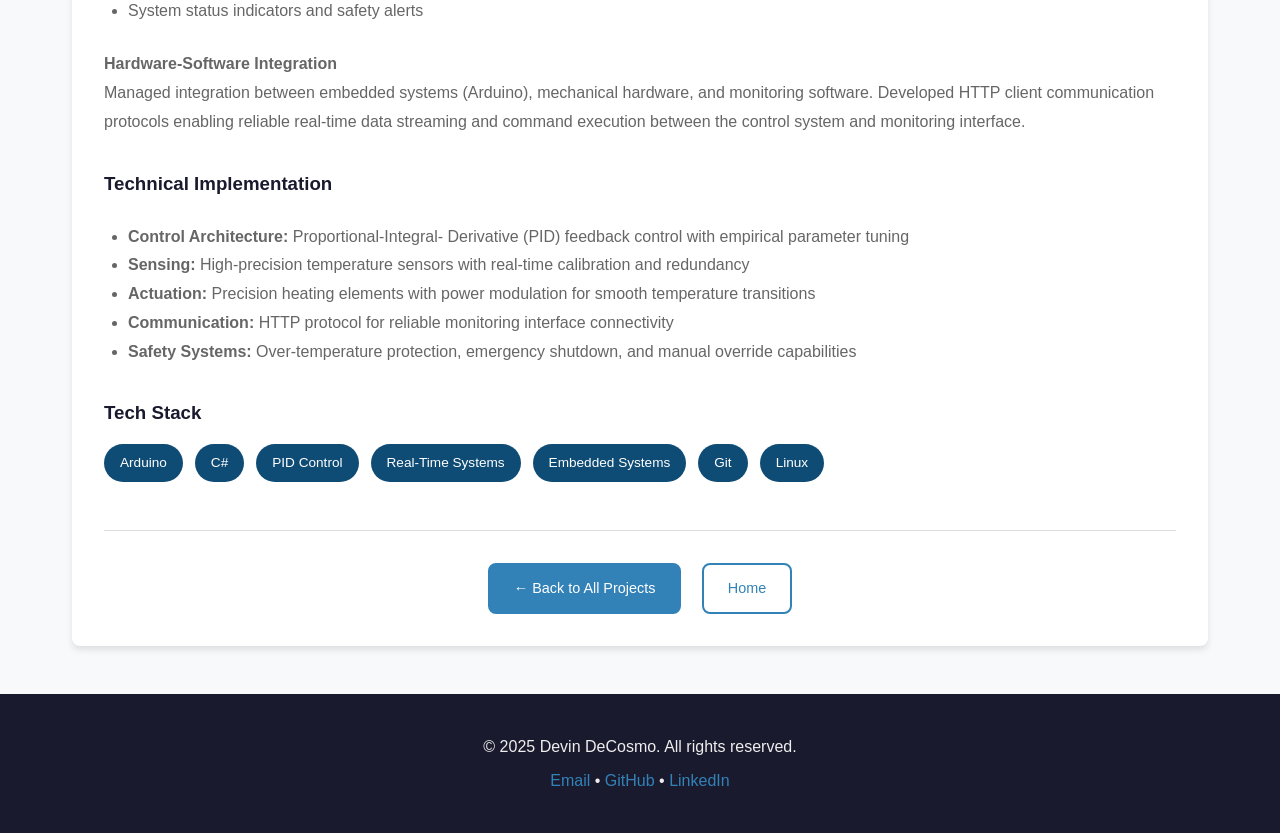
<file: projects/control-system.html>
<!DOCTYPE html>
<html lang="en">
<head>
  <meta charset="UTF-8">
  <meta name="viewport" content="width=device-width, initial-scale=1.0">
  <title>High-Temperature Control System - Devin DeCosmo</title>
  <link rel="stylesheet" href="../assets/css/style.css">
</head>
<body>
  <header>
    <nav>
      <a href="../index.html" class="logo">D.D</a>
      <ul class="nav-links">
        <li><a href="../index.html">Home</a></li>
        <li><a href="../projects.html" class="active">Projects</a></li>
        <li><a href="../resume.html">Resume</a></li>
      </ul>
      <div class="social-links">
        <a href="mailto:devindecosmo@gmail.com" title="Email">Email</a>
        <a href="https://github.com/ddecosmo-dev" target="_blank" title="GitHub">GitHub</a>
        <a href="https://linkedin.com/in/devin-decosmo" target="_blank" title="LinkedIn">LinkedIn</a>
      </div>
    </nav>
  </header>

  <main>
    <div class="project-detail">
      <div class="project-header">
        <div class="project-image">
          <img
            src="../assets/images/flow-controller/Tempo.webp"
            alt="High-Temperature Control System"
            style="width: 100%; height: 100%; object-fit: contain;"
          />
        </div>
        <div class="project-info">
          <h1>High-Temperature Control System</h1>
          <div class="project-meta">
            <div class="project-meta-item">
            <strong>Timeline:</strong> May 2025 - August 2025
          </div>
          <div class="project-meta-item">
            <strong>Company:</strong> Tempo
          </div>
          <div class="project-meta-item">
            <strong>Accuracy:</strong> ±1% Control Tolerance
          </div>
          </div>
          <p class="project-description">
            Designed and deployed a complete high-temperature control system
            for a Department of Energy (DOE) project. The final system consisted of
            an Arduino-based control policy, a C# based monitoring GUI, and mechanical
            design to achieve a ±1% flow control tolerance on an aggressive
            development timeline.
          </p>
          <div style="margin-top: 1.5rem;">
            <a href="../projects.html" class="btn btn-secondary">Back to Projects</a>
          </div>
        </div>
      </div>

      <div class="project-highlights">
        <h3>Project Highlights</h3>
        <ul>
          <li>Delivered project 1 week early</li>
          <li>Achieved ±1% control tolerance on high-temperature system</li>
          <li>Integrated three technical disciplines: mechanical, electrical, and software</li>
          <li>Built C# GUI for real-time monitoring and control</li>
        </ul>
      </div>

      <h2 style="margin-top: 2rem;">Project Overview</h2>
        <p class="project-description">
          This engineering project required designing a complete control system
          for high-temperature applications in a Department of Energy research
          project. The challenge involved creating tight temperature control
          while simultaneously developing mechanical hardware, control
          firmware, and monitoring software—all on an aggressive development
          schedule.
        </p>

      <h3 style="color: var(--primary-color); margin-top: 1.5rem;">Key Achievements</h3>
      
      <div class="project-description">
        <strong>Mechanical System Design</strong><br>
        Engineered mechanical components and thermal management systems capable
        of reliably operating at high temperatures while enabling precise
        sensor feedback and actuator control. This required designing both mountings
        for the control system itself along with refractory components at high temperatures.
      </div>

      <div class="project-description">
        <strong>PID Control Implementation</strong><br>
        Developed PID control policy for solid flow on an Arduino platform, achieving ±1% steady-state control tolerance. 
        The control law was validated through extensive testing and adjusted iteratively to
        handle thermal dynamics at high temperatures and system lag.
      </div>

      <div class="project-description">
        <strong>Embedded Systems Development</strong><br>
        Wrote Arduino firmware for real-time sensor acquisition,
        control calculation, and communication with the monitoring system. The
        firmware manages multiple control loops and implements safety protocols
        for safe operation at temperature extremes including automatic shutdowns and purges.
      </div>

      <div class="project-description">
        <strong>Monitoring GUI Development</strong><br>
        Built a C# Windows application enabling real-time visualization of system state, temperature trending, and manual control override. The GUI includes:
        <ul style="padding-left: 1.5rem; margin-top: 0.5rem;">
          <li>Real-time temperature display and trending graphs</li>
          <li>Set-point adjustment and control mode selection</li>
          <li>Historical data logging and export capabilities</li>
          <li>System status indicators and safety alerts</li>
        </ul>
      </div>

      <div class="project-description">
        <strong>Hardware-Software Integration</strong><br>
        Managed integration between embedded systems (Arduino),
        mechanical hardware, and monitoring software. Developed HTTP client
        communication protocols enabling reliable real-time data streaming and
        command execution between the control system and monitoring interface.
      </div>

      <h3 style="color: var(--primary-color); margin-top: 2rem;">Technical Implementation</h3>
      <div class="project-description">
        <ul style="padding-left: 1.5rem;">
          <li>
            <strong>Control Architecture:</strong> Proportional-Integral-
            Derivative (PID) feedback control with empirical parameter tuning
          </li>
          <li>
            <strong>Sensing:</strong> High-precision temperature sensors with
            real-time calibration and redundancy
          </li>
          <li>
            <strong>Actuation:</strong> Precision heating elements with power
            modulation for smooth temperature transitions
          </li>
          <li>
            <strong>Communication:</strong> HTTP protocol for reliable
            monitoring interface connectivity
          </li>
          <li>
            <strong>Safety Systems:</strong> Over-temperature protection,
            emergency shutdown, and manual override capabilities
          </li>
        </ul>
      </div>

      <div class="project-tech">
        <h3>Tech Stack</h3>
        <div class="tech-stack">
          <span class="tech-badge">Arduino</span>
          <span class="tech-badge">C#</span>
          <span class="tech-badge">PID Control</span>
          <span class="tech-badge">Real-Time Systems</span>
          <span class="tech-badge">Embedded Systems</span>
          <span class="tech-badge">Git</span>
          <span class="tech-badge">Linux</span>
        </div>
      </div>

      <div style="text-align: center; margin-top: 3rem; padding-top: 2rem; border-top: 1px solid #ddd;">
        <a href="../projects.html" class="btn">← Back to All Projects</a>
        <a href="../index.html" class="btn btn-secondary" style="margin-left: 1rem;">Home</a>
      </div>
    </div>
  </main>

  <footer>
    <p>&copy; 2025 Devin DeCosmo. All rights reserved.</p>
    <p>
      <a href="mailto:devindecosmo@gmail.com">Email</a> • 
      <a href="https://github.com/ddecosmo-dev" target="_blank">GitHub</a> • 
      <a href="https://linkedin.com/in/devin-decosmo" target="_blank">LinkedIn</a>
    </p>
  </footer>

  <script src="../assets/js/main.js"></script>
</body>
</html>
</file>
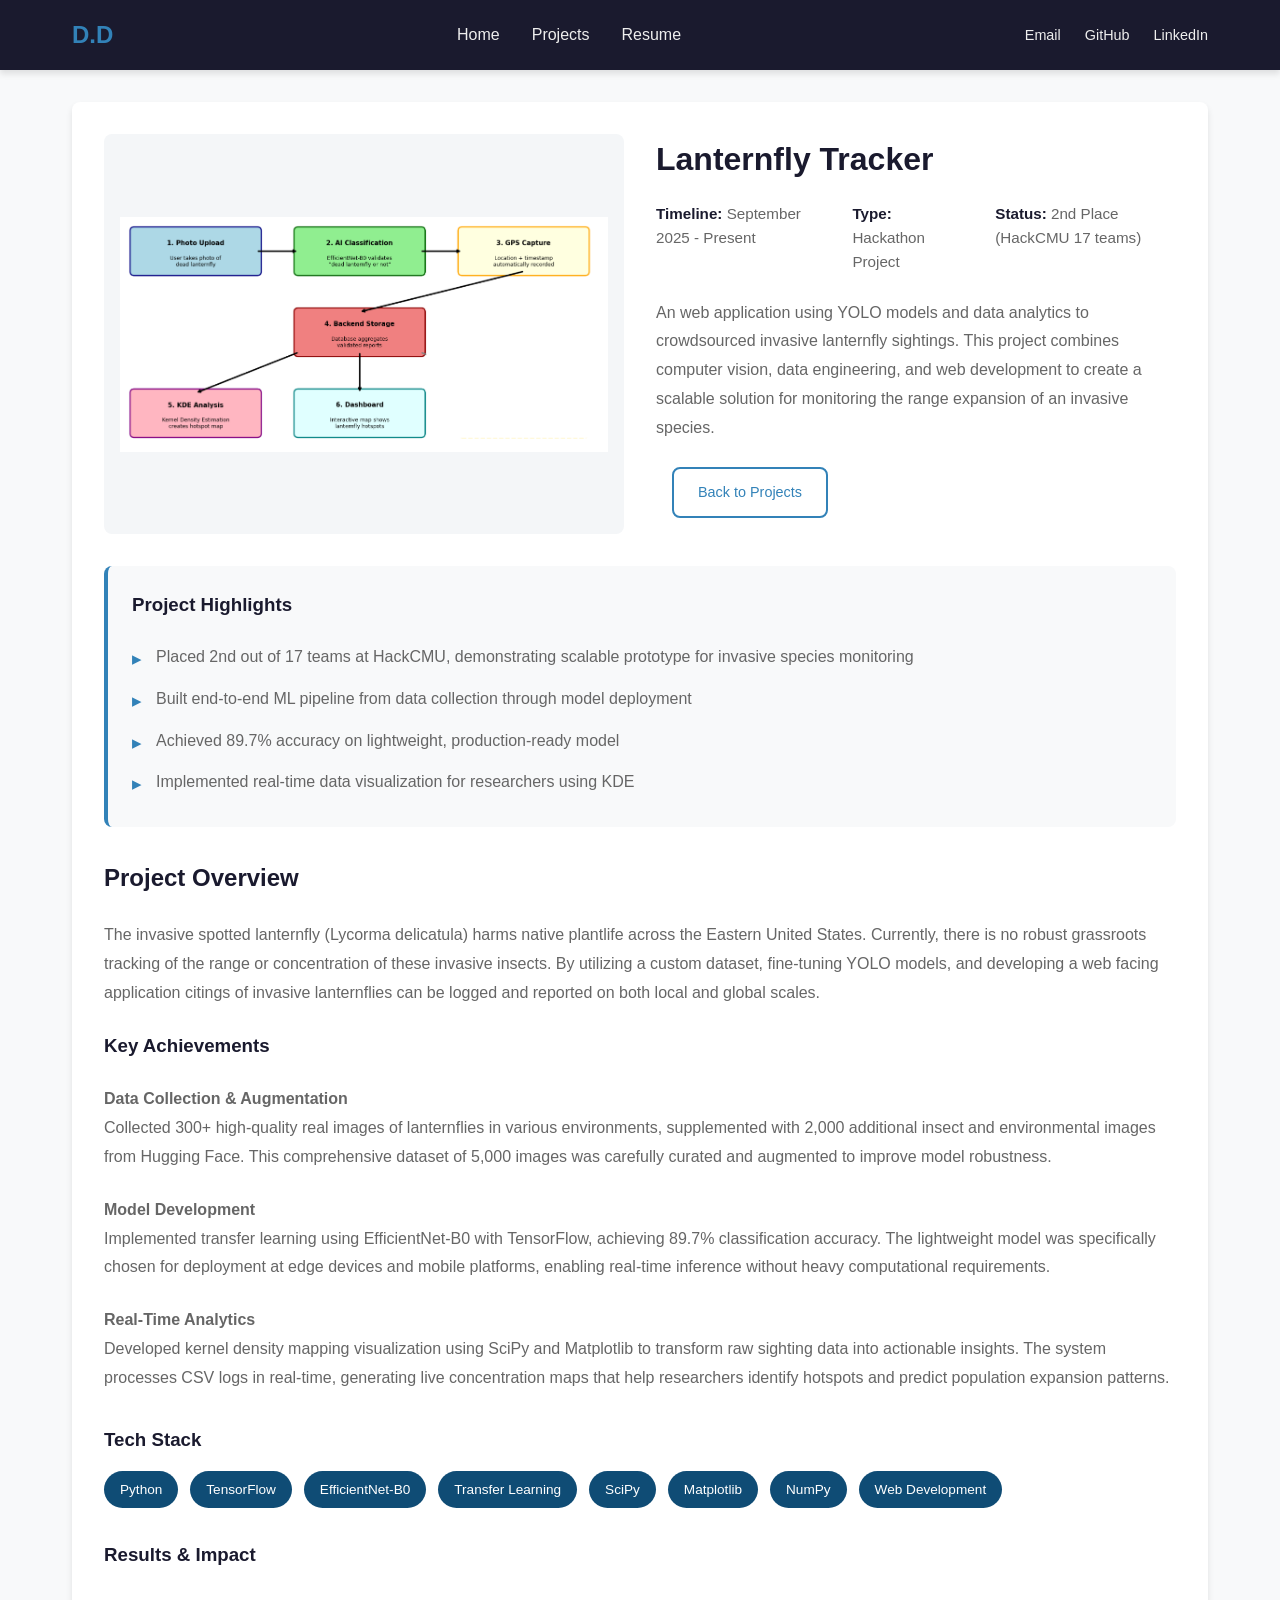
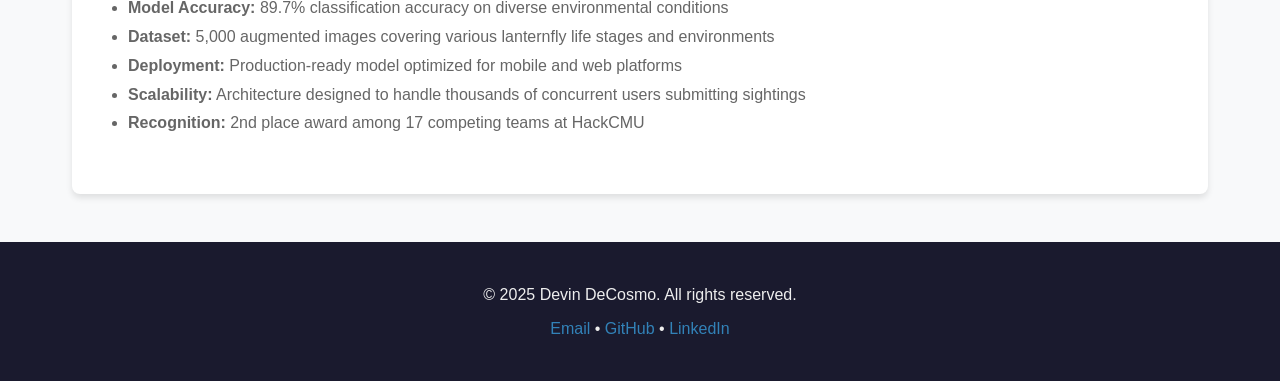
<file: projects/lanternfly.html>
<!DOCTYPE html>
<html lang="en">
<head>
  <meta charset="UTF-8">
  <meta name="viewport" content="width=device-width, initial-scale=1.0">
  <title>Lanternfly Tracker - Devin DeCosmo</title>
  <link rel="stylesheet" href="../assets/css/style.css">
</head>
<body>
  <header>
    <nav>
      <a href="../index.html" class="logo">D.D</a>
      <ul class="nav-links">
        <li><a href="../index.html">Home</a></li>
        <li><a href="../projects.html" class="active">Projects</a></li>
        <li><a href="../resume.html">Resume</a></li>
      </ul>
      <div class="social-links">
        <a href="mailto:devindecosmo@gmail.com" title="Email">Email</a>
        <a href="https://github.com/ddecosmo-dev" target="_blank" title="GitHub">GitHub</a>
        <a href="https://linkedin.com/in/devin-decosmo" target="_blank" title="LinkedIn">LinkedIn</a>
      </div>
    </nav>
  </header>

  <main>
    <div class="project-detail">
      <div class="project-header">
        <div class="project-image">
          <img
            src="../assets/images/lanternfly/lanternfly-architecture.png"
            alt="Lanternfly Tracker Architecture"
            style="width: 100%; height: auto; object-fit: cover;"
          />
        </div>
        <div class="project-info">
          <h1>Lanternfly Tracker</h1>
          <div class="project-meta">
            <div class="project-meta-item">
            <strong>Timeline:</strong> September 2025 - Present
          </div>
          <div class="project-meta-item">
            <strong>Type:</strong> Hackathon Project
          </div>
          <div class="project-meta-item">
            <strong>Status:</strong> 2nd Place (HackCMU 17 teams)
          </div>
          </div>
          <p class="project-description">
            An web application using YOLO models and data analytics to
            crowdsourced invasive lanternfly sightings. This
            project combines computer vision, data engineering, and web
            development to create a scalable solution for monitoring the range
            expansion of an invasive species.
          </p>
          <div style="margin-top: 1.5rem;">
            <a href="../projects.html" class="btn btn-secondary" style="margin-left: 1rem;">Back to Projects</a>
          </div>
        </div>
      </div>

      <div class="project-highlights">
        <h3>Project Highlights</h3>
        <ul>
          <li>
            Placed 2nd out of 17 teams at HackCMU, demonstrating scalable
            prototype for invasive species monitoring
          </li>
          <li>
            Built end-to-end ML pipeline from data collection through model
            deployment
          </li>
          <li>
            Achieved 89.7% accuracy on lightweight, production-ready model
          </li>
          <li>
            Implemented real-time data visualization for researchers using KDE
          </li>
        </ul>
      </div>

      <h2 style="margin-top: 2rem;">Project Overview</h2>
      <p class="project-description">
        The invasive spotted lanternfly (Lycorma delicatula) harms native 
        plantlife across the Eastern United States. Currently, there is no
        robust grassroots tracking of the range or concentration of these invasive insects. 
        By utilizing a custom dataset, fine-tuning YOLO models, and developing a web facing application
        citings of invasive lanternflies can be logged and reported on both local and global scales. 
      </p>

      <h3 style="color: var(--primary-color); margin-top: 1.5rem;">Key Achievements</h3>
      <div class="project-description">
        <strong>Data Collection & Augmentation</strong><br>
        Collected 300+ high-quality real images of lanternflies in various
        environments, supplemented with 2,000 additional insect and
        environmental images from Hugging Face. This comprehensive dataset of
        5,000 images was carefully curated and augmented to improve model
        robustness.
      </div>

      <div class="project-description">
        <strong>Model Development</strong><br>
        Implemented transfer learning using EfficientNet-B0 with TensorFlow,
        achieving 89.7% classification accuracy. The lightweight model was
        specifically chosen for deployment at edge devices and mobile
        platforms, enabling real-time inference without heavy computational
        requirements.
      </div>

      <div class="project-description">
        <strong>Real-Time Analytics</strong><br>
        Developed kernel density mapping visualization using SciPy and
        Matplotlib to transform raw sighting data into actionable insights. The
        system processes CSV logs in real-time, generating live concentration
        maps that help researchers identify hotspots and predict population
        expansion patterns.
      </div>

      <div class="project-tech">
        <h3>Tech Stack</h3>
        <div class="tech-stack">
          <span class="tech-badge">Python</span>
          <span class="tech-badge">TensorFlow</span>
          <span class="tech-badge">EfficientNet-B0</span>
          <span class="tech-badge">Transfer Learning</span>
          <span class="tech-badge">SciPy</span>
          <span class="tech-badge">Matplotlib</span>
          <span class="tech-badge">NumPy</span>
          <span class="tech-badge">Web Development</span>
        </div>
      </div>

      <h3 style="color: var(--primary-color); margin-top: 2rem;">Results & Impact</h3>
      <div class="project-description">
        <ul style="padding-left: 1.5rem;">
          <li>
            <strong>Model Accuracy:</strong> 89.7% classification accuracy on
            diverse environmental conditions
          </li>
          <li>
            <strong>Dataset:</strong> 5,000 augmented images covering various
            lanternfly life stages and environments
          </li>
          <li>
            <strong>Deployment:</strong> Production-ready model optimized for
            mobile and web platforms
          </li>
          <li>
            <strong>Scalability:</strong> Architecture designed to handle
            thousands of concurrent users submitting sightings
          </li>
          <li>
            <strong>Recognition:</strong> 2nd place award among 17 competing
            teams at HackCMU
          </li>
        </ul>
      </div>

  </main>

  <footer>
    <p>&copy; 2025 Devin DeCosmo. All rights reserved.</p>
    <p>
      <a href="mailto:devindecosmo@gmail.com">Email</a> • 
      <a href="https://github.com/ddecosmo-dev" target="_blank">GitHub</a> • 
      <a href="https://linkedin.com/in/devin-decosmo" target="_blank">LinkedIn</a>
    </p>
  </footer>

  <script src="../assets/js/main.js"></script>
</body>
</html>
</file>
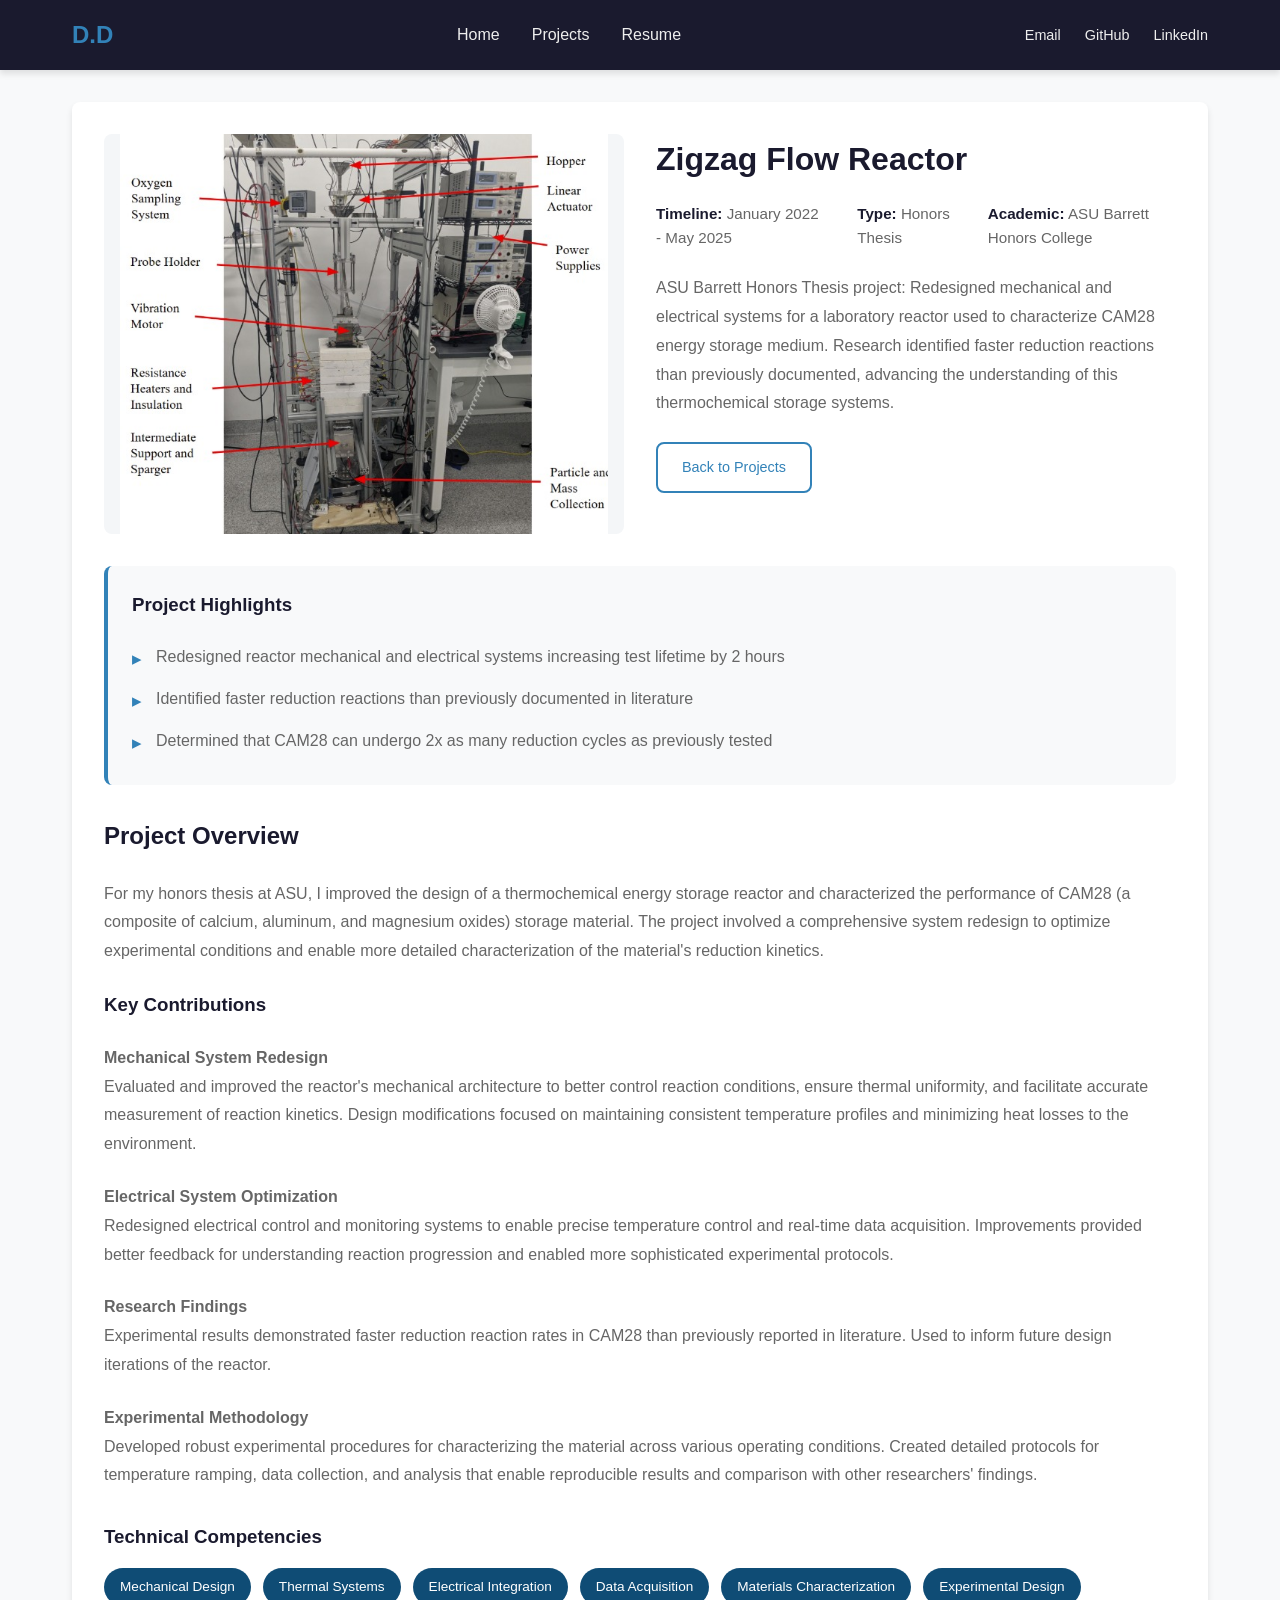
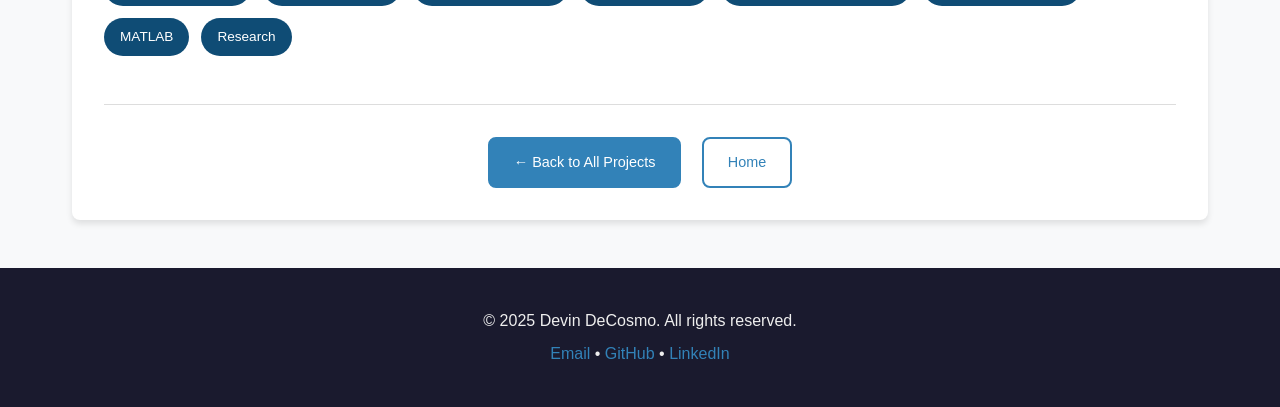
<file: projects/reactor.html>
<!DOCTYPE html>
<html lang="en">
<head>
  <meta charset="UTF-8">
  <meta name="viewport" content="width=device-width, initial-scale=1.0">
  <title>Zigzag Flow Reactor - Devin DeCosmo</title>
  <link rel="stylesheet" href="../assets/css/style.css">
</head>
<body>
  <header>
    <nav>
      <a href="../index.html" class="logo">D.D</a>
      <ul class="nav-links">
        <li><a href="../index.html">Home</a></li>
        <li><a href="../projects.html" class="active">Projects</a></li>
        <li><a href="../resume.html">Resume</a></li>
      </ul>
      <div class="social-links">
        <a href="mailto:devindecosmo@gmail.com" title="Email">Email</a>
        <a href="https://github.com/ddecosmo-dev" target="_blank" title="GitHub">GitHub</a>
        <a href="https://linkedin.com/in/devin-decosmo" target="_blank" title="LinkedIn">LinkedIn</a>
      </div>
    </nav>
  </header>

  <main>
    <div class="project-detail">
      <div class="project-header">
        <div class="project-image">
          <img
            src="../assets/images/TCES_reactor/TCES_Reactor Diagram.jpeg"
            alt="TCES Reactor Diagram"
            style="width: 100%; height: auto; object-fit: cover;"
          />
        </div>
        <div class="project-info">
          <h1>Zigzag Flow Reactor</h1>
          <div class="project-meta">
            <div class="project-meta-item">
            <strong>Timeline:</strong> January 2022 - May 2025
          </div>
          <div class="project-meta-item">
            <strong>Type:</strong> Honors Thesis
          </div>
          <div class="project-meta-item">
            <strong>Academic:</strong> ASU Barrett Honors College
          </div>
          </div>
          <p class="project-description">
            ASU Barrett Honors Thesis project: Redesigned mechanical and electrical
            systems for a laboratory reactor used to characterize CAM28 energy storage
            medium. Research identified faster reduction reactions than previously
            documented, advancing the understanding of this thermochemical storage
            systems.
          </p>
          <div style="margin-top: 1.5rem;">
            <a href="../projects.html" class="btn btn-secondary">Back to Projects</a>
          </div>
        </div>
      </div>

      <div class="project-highlights">
        <h3>Project Highlights</h3>
        <ul>
          <li>
            Redesigned reactor mechanical and electrical systems increasing
            test lifetime by 2 hours
          </li>
          <li>
            Identified faster reduction reactions than previously documented
            in literature
          </li>
          <li>
            Determined that CAM28 can undergo 2x as many reduction cycles as
            previously tested
          </li>
        </ul>
      </div>

      <h2 style="margin-top: 2rem;">Project Overview</h2>
      <p class="project-description">
        For my honors thesis at ASU, I improved the design of a thermochemical
        energy storage reactor and characterized the performance of CAM28
        (a composite of calcium, aluminum, and magnesium oxides) storage
        material. The project involved a comprehensive system redesign to
        optimize experimental conditions and enable more detailed
        characterization of the material's reduction kinetics.
      </p>

      <h3 style="color: var(--primary-color); margin-top: 1.5rem;">Key Contributions</h3>
      
      <div class="project-description">
        <strong>Mechanical System Redesign</strong><br>
        Evaluated and improved the reactor's mechanical architecture to better
        control reaction conditions, ensure thermal uniformity, and facilitate
        accurate measurement of reaction kinetics. Design modifications focused
        on maintaining consistent temperature profiles and minimizing heat losses
        to the environment.
      </div>

      <div class="project-description">
        <strong>Electrical System Optimization</strong><br>
        Redesigned electrical control and monitoring systems to enable precise
        temperature control and real-time data acquisition. Improvements
        provided better feedback for understanding reaction progression and
        enabled more sophisticated experimental protocols.
      </div>

      <div class="project-description">
        <strong>Research Findings</strong><br>
        Experimental results demonstrated faster reduction reaction rates in
        CAM28 than previously reported in literature. Used to inform future design 
        iterations of the reactor.
      </div>

      <div class="project-description">
        <strong>Experimental Methodology</strong><br>
        Developed robust experimental procedures for characterizing the material
        across various operating conditions. Created detailed protocols for
        temperature ramping, data collection, and analysis that enable
        reproducible results and comparison with other researchers' findings.
      </div>

      <div class="project-tech">
        <h3>Technical Competencies</h3>
        <div class="tech-stack">
          <span class="tech-badge">Mechanical Design</span>
          <span class="tech-badge">Thermal Systems</span>
          <span class="tech-badge">Electrical Integration</span>
          <span class="tech-badge">Data Acquisition</span>
          <span class="tech-badge">Materials Characterization</span>
          <span class="tech-badge">Experimental Design</span>
          <span class="tech-badge">MATLAB</span>
          <span class="tech-badge">Research</span>
        </div>
      </div>

      <div style="text-align: center; margin-top: 3rem; padding-top: 2rem; border-top: 1px solid #ddd;">
        <a href="../projects.html" class="btn">← Back to All Projects</a>
        <a href="../index.html" class="btn btn-secondary" style="margin-left: 1rem;">Home</a>
      </div>
    </div>
  </main>

  <footer>
    <p>&copy; 2025 Devin DeCosmo. All rights reserved.</p>
    <p>
      <a href="mailto:devindecosmo@gmail.com">Email</a> • 
      <a href="https://github.com/ddecosmo-dev" target="_blank">GitHub</a> • 
      <a href="https://linkedin.com/in/devin-decosmo" target="_blank">LinkedIn</a>
    </p>
  </footer>

  <script src="../assets/js/main.js"></script>
</body>
</html>
</file>
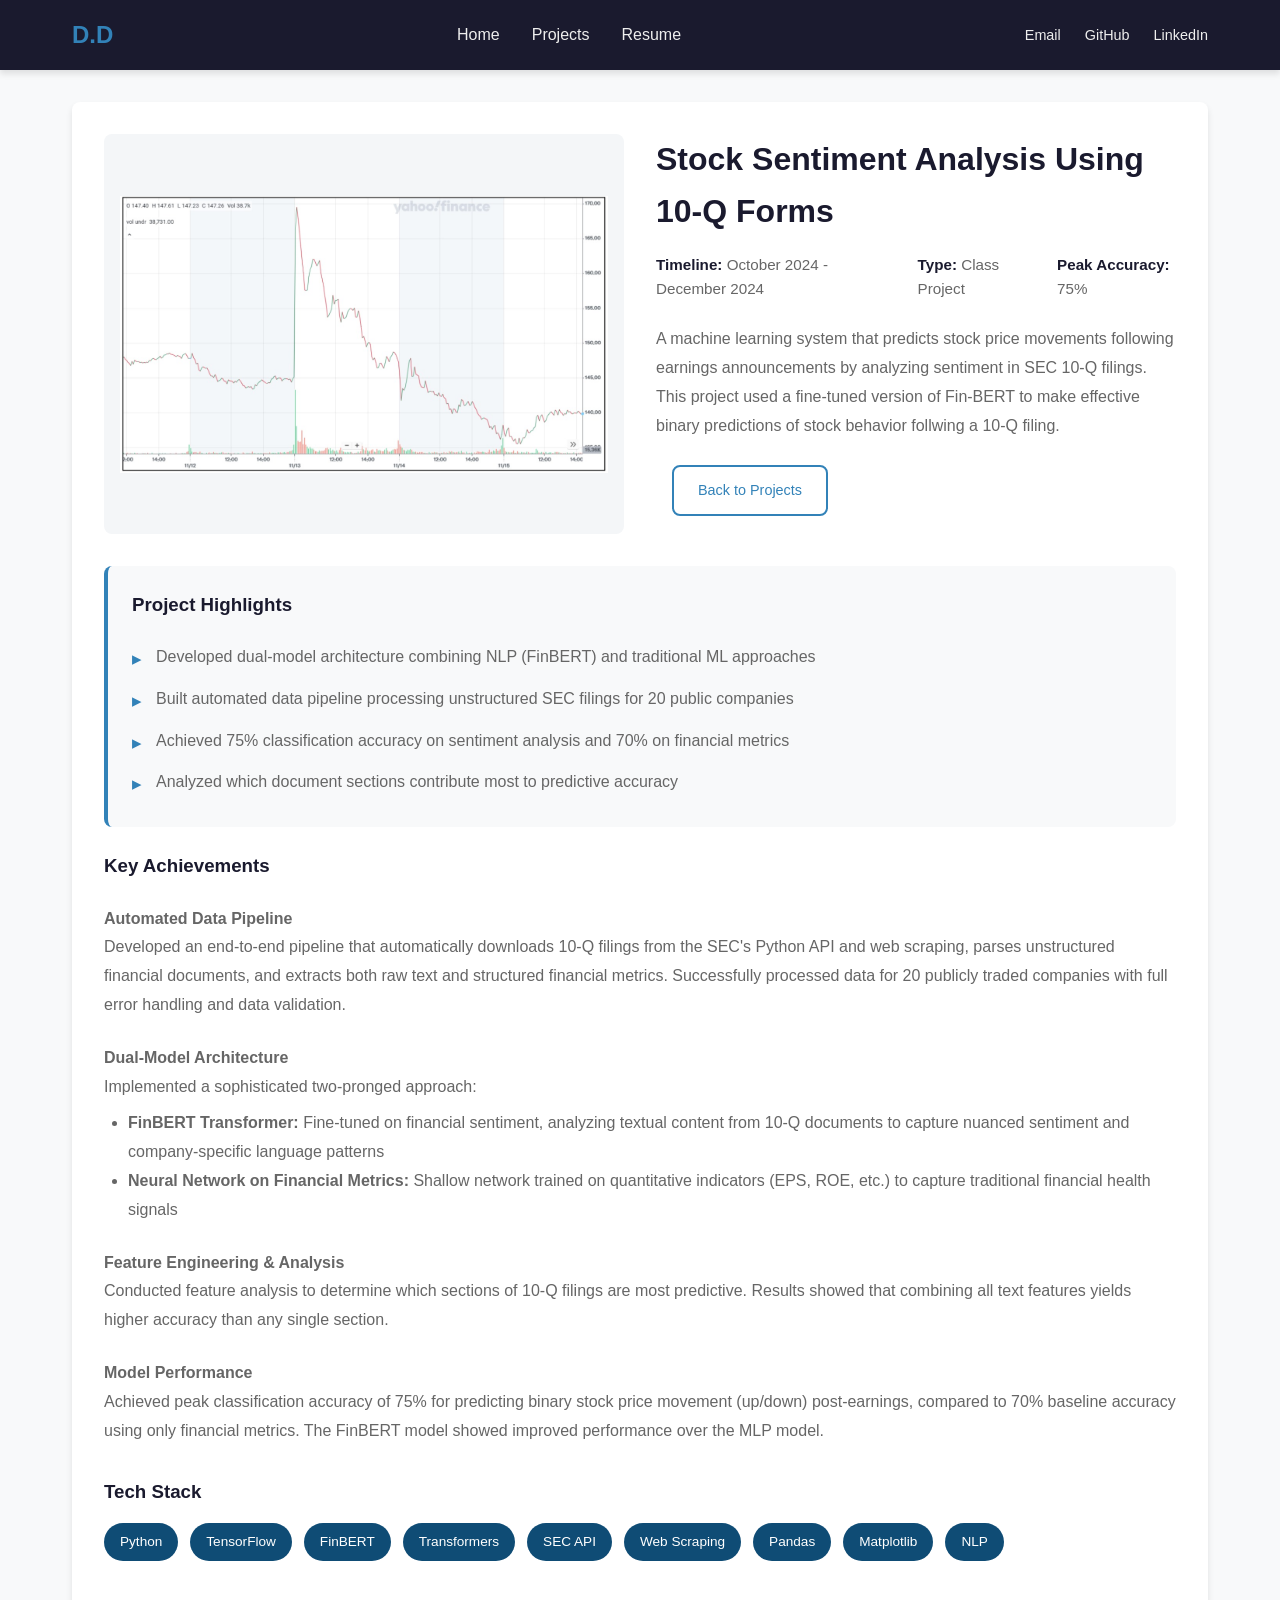
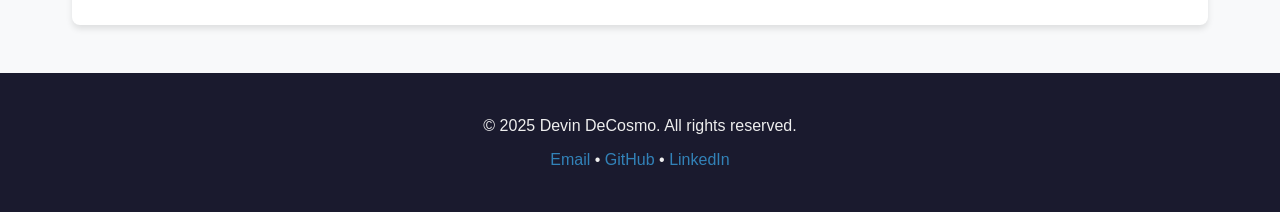
<file: projects/stock-sentiment.html>
<!DOCTYPE html>
<html lang="en">
<head>
  <meta charset="UTF-8">
  <meta name="viewport" content="width=device-width, initial-scale=1.0">
  <title>Stock Sentiment Analysis - Devin DeCosmo</title>
  <link rel="stylesheet" href="../assets/css/style.css">
</head>
<body>
  <header>
    <nav>
      <a href="../index.html" class="logo">D.D</a>
      <ul class="nav-links">
        <li><a href="../index.html">Home</a></li>
        <li><a href="../projects.html" class="active">Projects</a></li>
        <li><a href="../resume.html">Resume</a></li>
      </ul>
      <div class="social-links">
        <a href="mailto:devindecosmo@gmail.com" title="Email">Email</a>
        <a href="https://github.com/ddecosmo-dev" target="_blank" title="GitHub">GitHub</a>
        <a href="https://linkedin.com/in/devin-decosmo" target="_blank" title="LinkedIn">LinkedIn</a>
      </div>
    </nav>
  </header>

  <main>
    <div class="project-detail">
      <div class="project-header">
        <div class="project-image">
          <img
            src="../assets/images/stock-sentiment/stock.png"
            alt="Stock Sentiment Analysis Dashboard"
            style="width: 100%; height: auto; object-fit: cover;"
          />
        </div>
        <div class="project-info">
          <h1>Stock Sentiment Analysis Using 10-Q Forms</h1>
          <div class="project-meta">
            <div class="project-meta-item">
            <strong>Timeline:</strong> October 2024 - December 2024
          </div>
          <div class="project-meta-item">
            <strong>Type:</strong> Class Project
          </div>
          <div class="project-meta-item">
            <strong>Peak Accuracy:</strong> 75%
          </div>
          </div>
          <p class="project-description">
            A machine learning system that predicts stock price
            movements following earnings announcements by analyzing sentiment in
            SEC 10-Q filings. This project used a fine-tuned version of Fin-BERT 
            to make effective binary predictions of stock behavior follwing a 
            10-Q filing. 
          </p>
          <div style="margin-top: 1.5rem;">
            <a href="../projects.html" class="btn btn-secondary" style="margin-left: 1rem;">Back to Projects</a>
          </div>
        </div>
      </div>

      <div class="project-highlights">
        <h3>Project Highlights</h3>
        <ul>
          <li>
            Developed dual-model architecture combining NLP (FinBERT) and
            traditional ML approaches
          </li>
          <li>
            Built automated data pipeline processing unstructured SEC filings
            for 20 public companies
          </li>
          <li>
            Achieved 75% classification accuracy on sentiment analysis and 70%
            on financial metrics
          </li>
          <li>
            Analyzed which document sections contribute most to predictive
            accuracy
          </li>
        </ul>
      </div>


      <h3 style="color: var(--primary-color); margin-top: 1.5rem;">Key Achievements</h3>
      
      <div class="project-description">
        <strong>Automated Data Pipeline</strong><br>
        Developed an end-to-end pipeline that automatically downloads 10-Q
        filings from the SEC's Python API and web scraping, parses unstructured
        financial documents, and extracts both raw text and structured
        financial metrics. Successfully processed data for 20 publicly traded
        companies with full error handling and data validation.
      </div>

      <div class="project-description">
        <strong>Dual-Model Architecture</strong><br>
        Implemented a sophisticated two-pronged approach:
        <ul style="padding-left: 1.5rem; margin-top: 0.5rem;">
          <li>
            <strong>FinBERT Transformer:</strong> Fine-tuned on financial
            sentiment, analyzing textual content from 10-Q documents to capture
            nuanced sentiment and company-specific language patterns
          </li>
          <li>
            <strong>Neural Network on Financial Metrics:</strong> Shallow network
            trained on quantitative indicators (EPS, ROE, etc.) to capture
            traditional financial health signals
          </li>
        </ul>
      </div>

      <div class="project-description">
        <strong>Feature Engineering & Analysis</strong><br>
        Conducted feature analysis to determine which sections of
        10-Q filings are most predictive. Results showed that combining all
        text features yields higher accuracy than any single section.
      </div>

      <div class="project-description">
        <strong>Model Performance</strong><br>
        Achieved peak classification accuracy of 75% for predicting binary
        stock price movement (up/down) post-earnings, compared to 70% baseline
        accuracy using only financial metrics. The FinBERT model showed improved 
        performance over the MLP model. 
      </div>

      <div class="project-tech">
        <h3>Tech Stack</h3>
        <div class="tech-stack">
          <span class="tech-badge">Python</span>
          <span class="tech-badge">TensorFlow</span>
          <span class="tech-badge">FinBERT</span>
          <span class="tech-badge">Transformers</span>
          <span class="tech-badge">SEC API</span>
          <span class="tech-badge">Web Scraping</span>
          <span class="tech-badge">Pandas</span>
          <span class="tech-badge">Matplotlib</span>
          <span class="tech-badge">NLP</span>
        </div>
      </div>

      
    </div>
  </main>

  <footer>
    <p>&copy; 2025 Devin DeCosmo. All rights reserved.</p>
    <p>
      <a href="mailto:devindecosmo@gmail.com">Email</a> • 
      <a href="https://github.com/ddecosmo-dev" target="_blank">GitHub</a> • 
      <a href="https://linkedin.com/in/devin-decosmo" target="_blank">LinkedIn</a>
    </p>
  </footer>

  <script src="../assets/js/main.js"></script>
</body>
</html>
</file>
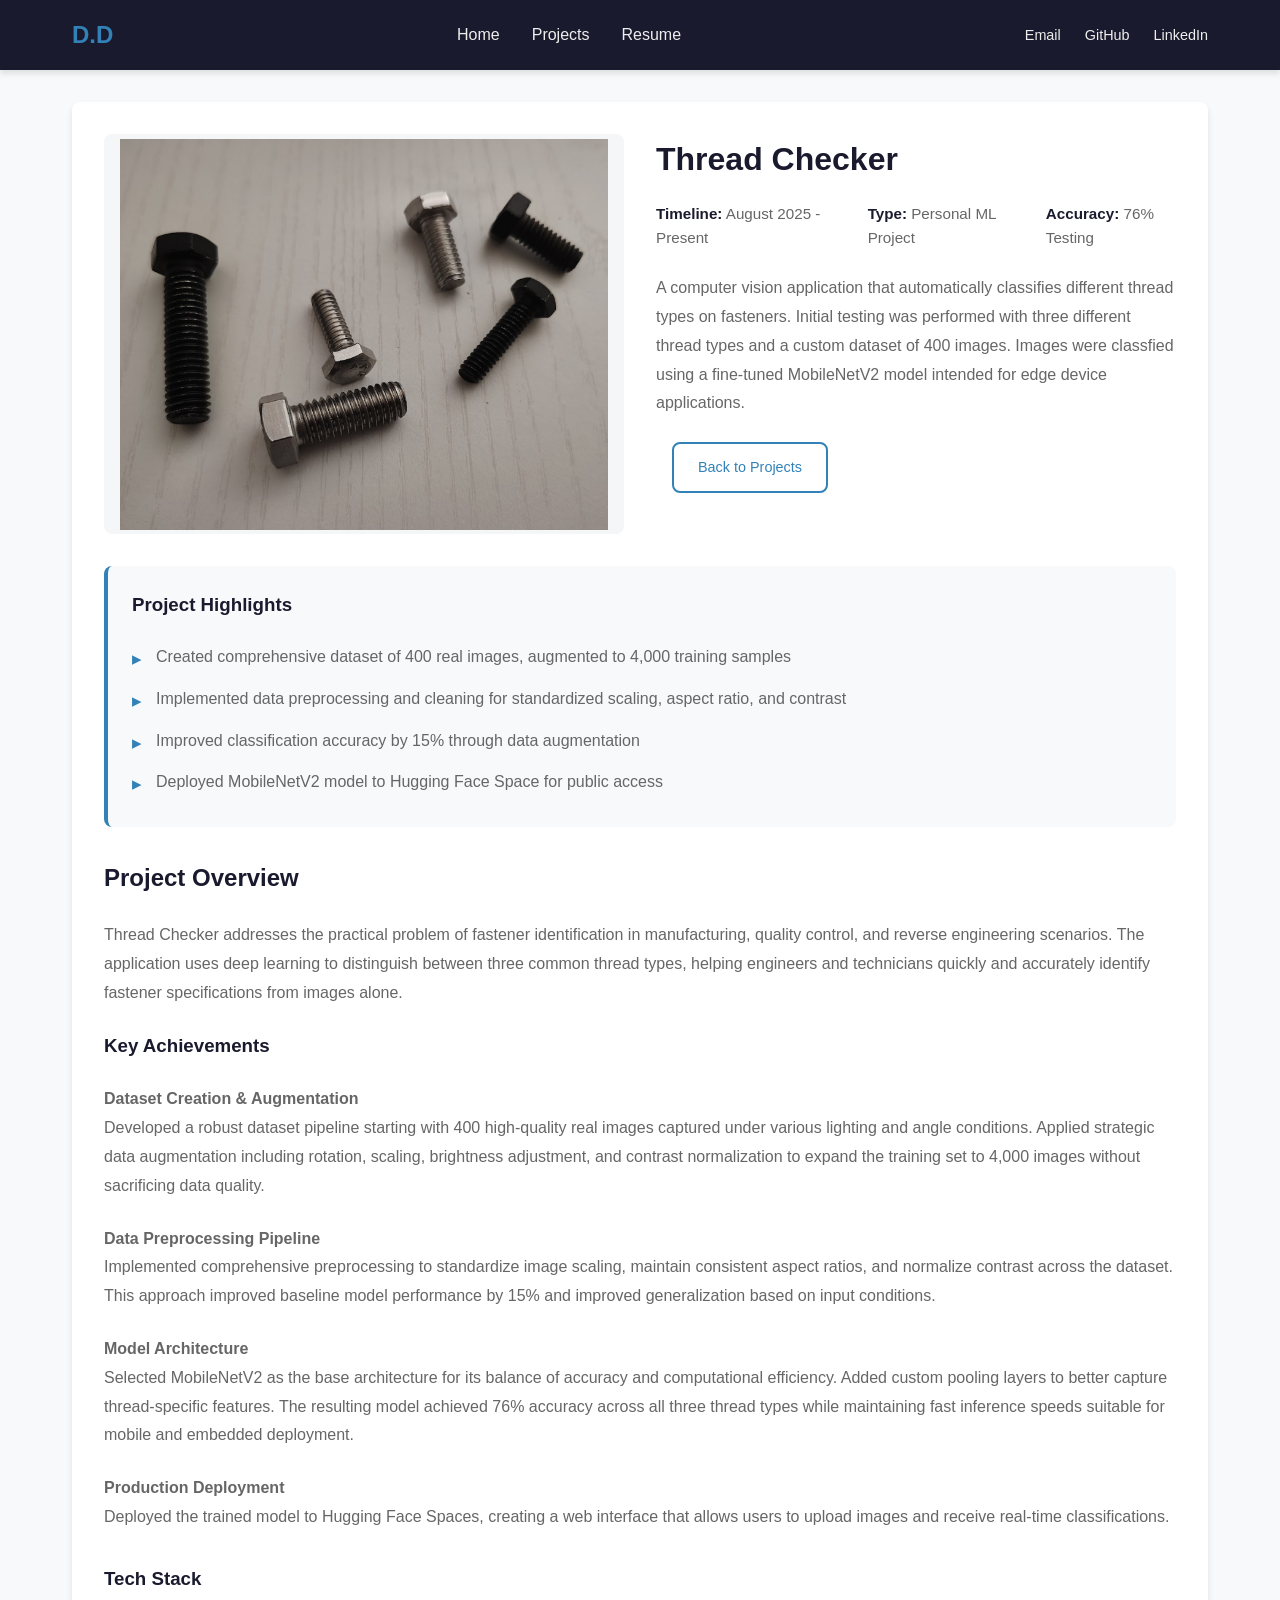
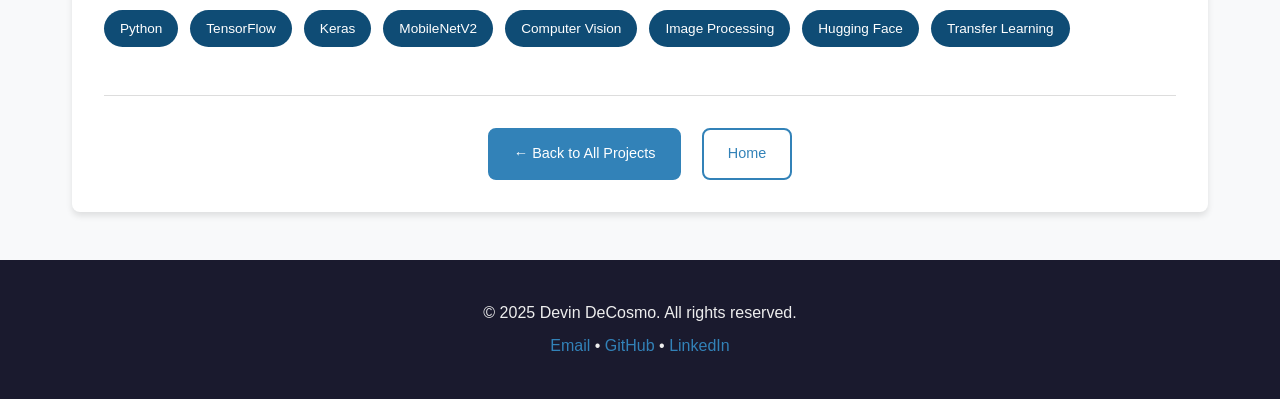
<file: projects/thread-checker.html>
<!DOCTYPE html>
<html lang="en">
<head>
  <meta charset="UTF-8">
  <meta name="viewport" content="width=device-width, initial-scale=1.0">
  <title>Thread Checker - Devin DeCosmo</title>
  <link rel="stylesheet" href="../assets/css/style.css">
</head>
<body>
  <header>
    <nav>
      <a href="../index.html" class="logo">D.D</a>
      <ul class="nav-links">
        <li><a href="../index.html">Home</a></li>
        <li><a href="../projects.html" class="active">Projects</a></li>
        <li><a href="../resume.html">Resume</a></li>
      </ul>
      <div class="social-links">
        <a href="mailto:devindecosmo@gmail.com" title="Email">Email</a>
        <a href="https://github.com/ddecosmo-dev" target="_blank" title="GitHub">GitHub</a>
        <a href="https://linkedin.com/in/devin-decosmo" target="_blank" title="LinkedIn">LinkedIn</a>
      </div>
    </nav>
  </header>

  <main>
    <div class="project-detail">
      <div class="project-header">
        <div class="project-image">
          <img
            src="../assets/images/Thread-checker/threads.png"
            alt="Thread Checker Model Output"
            style="width: 100%; height: auto; object-fit: cover;"
          />
        </div>
        <div class="project-info">
          <h1>Thread Checker</h1>
          <div class="project-meta">
            <div class="project-meta-item">
            <strong>Timeline:</strong> August 2025 - Present
          </div>
          <div class="project-meta-item">
            <strong>Type:</strong> Personal ML Project
          </div>
          <div class="project-meta-item">
            <strong>Accuracy:</strong> 76% Testing
          </div>
          </div>
          <p class="project-description">
            A computer vision application that automatically classifies
            different thread types on fasteners. Initial testing was 
            performed with three different thread types and a custom dataset of 
            400 images. Images were classfied using a fine-tuned MobileNetV2 
            model intended for edge device applications. 
          </p>
          <div style="margin-top: 1.5rem;">
            <a href="../projects.html" class="btn btn-secondary" style="margin-left: 1rem;">Back to Projects</a>
          </div>
        </div>
      </div>

      <div class="project-highlights">
        <h3>Project Highlights</h3>
        <ul>
          <li>
            Created comprehensive dataset of 400 real images, augmented to
            4,000 training samples
          </li>
          <li>
            Implemented data preprocessing and cleaning for standardized
            scaling, aspect ratio, and contrast
          </li>
          <li>
            Improved classification accuracy by 15% through data
            augmentation
          </li>
          <li>
            Deployed MobileNetV2 model to Hugging Face Space for public
            access
          </li>
        </ul>
      </div>

      <h2 style="margin-top: 2rem;">Project Overview</h2>
      <p class="project-description">
        Thread Checker addresses the practical problem of fastener
        identification in manufacturing, quality control, and reverse
        engineering scenarios. The application uses deep learning to
        distinguish between three common thread types, helping engineers and
        technicians quickly and accurately identify fastener specifications
        from images alone.
      </p>

      <h3 style="color: var(--primary-color); margin-top: 1.5rem;">Key Achievements</h3>
      
      <div class="project-description">
        <strong>Dataset Creation & Augmentation</strong><br>
        Developed a robust dataset pipeline starting with 400 high-quality
        real images captured under various lighting and angle conditions.
        Applied strategic data augmentation including rotation, scaling,
        brightness adjustment, and contrast normalization to expand the
        training set to 4,000 images without sacrificing data quality.
      </div>

      <div class="project-description">
        <strong>Data Preprocessing Pipeline</strong><br>
        Implemented comprehensive preprocessing to standardize image scaling,
        maintain consistent aspect ratios, and normalize contrast across the
        dataset. This approach improved baseline model performance
        by 15% and improved generalization based on input conditions. 
      </div>

      <div class="project-description">
        <strong>Model Architecture</strong><br>
        Selected MobileNetV2 as the base architecture for its balance of
        accuracy and computational efficiency. Added custom pooling layers to
        better capture thread-specific features. The resulting model achieved
        76% accuracy across all three thread types while maintaining fast
        inference speeds suitable for mobile and embedded deployment.
      </div>

      <div class="project-description">
        <strong>Production Deployment</strong><br>
        Deployed the trained model to Hugging Face Spaces, creating a web
        interface that allows users to upload images and receive real-time
        classifications. 
      </div>

      <div class="project-tech">
        <h3>Tech Stack</h3>
        <div class="tech-stack">
          <span class="tech-badge">Python</span>
          <span class="tech-badge">TensorFlow</span>
          <span class="tech-badge">Keras</span>
          <span class="tech-badge">MobileNetV2</span>
          <span class="tech-badge">Computer Vision</span>
          <span class="tech-badge">Image Processing</span>
          <span class="tech-badge">Hugging Face</span>
          <span class="tech-badge">Transfer Learning</span>
        </div>
      </div>

      <div style="text-align: center; margin-top: 3rem; padding-top: 2rem; border-top: 1px solid #ddd;">
        <a href="../projects.html" class="btn">← Back to All Projects</a>
        <a href="../index.html" class="btn btn-secondary" style="margin-left: 1rem;">Home</a>
      </div>
    </div>
  </main>

  <footer>
    <p>&copy; 2025 Devin DeCosmo. All rights reserved.</p>
    <p>
      <a href="mailto:devindecosmo@gmail.com">Email</a> • 
      <a href="https://github.com/ddecosmo-dev" target="_blank">GitHub</a> • 
      <a href="https://linkedin.com/in/devin-decosmo" target="_blank">LinkedIn</a>
    </p>
  </footer>

  <script src="../assets/js/main.js"></script>
</body>
</html>
</file>
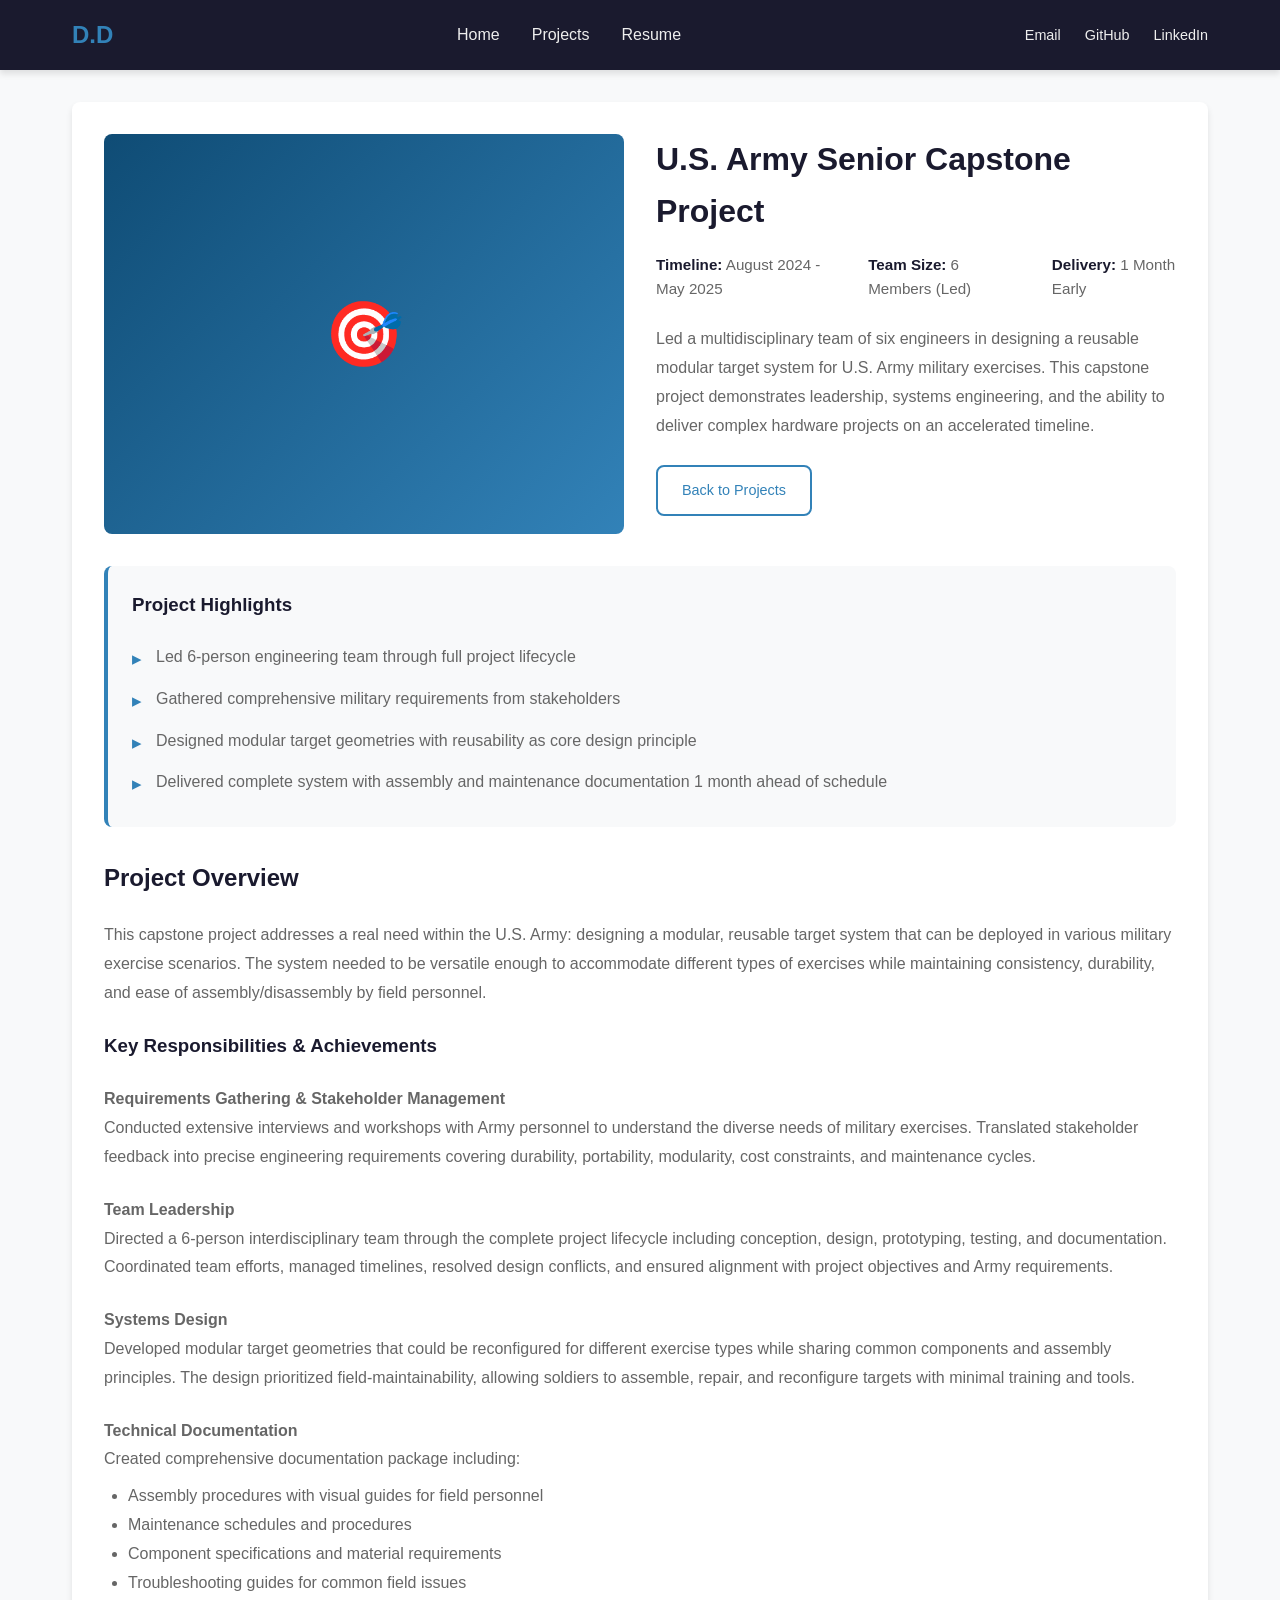
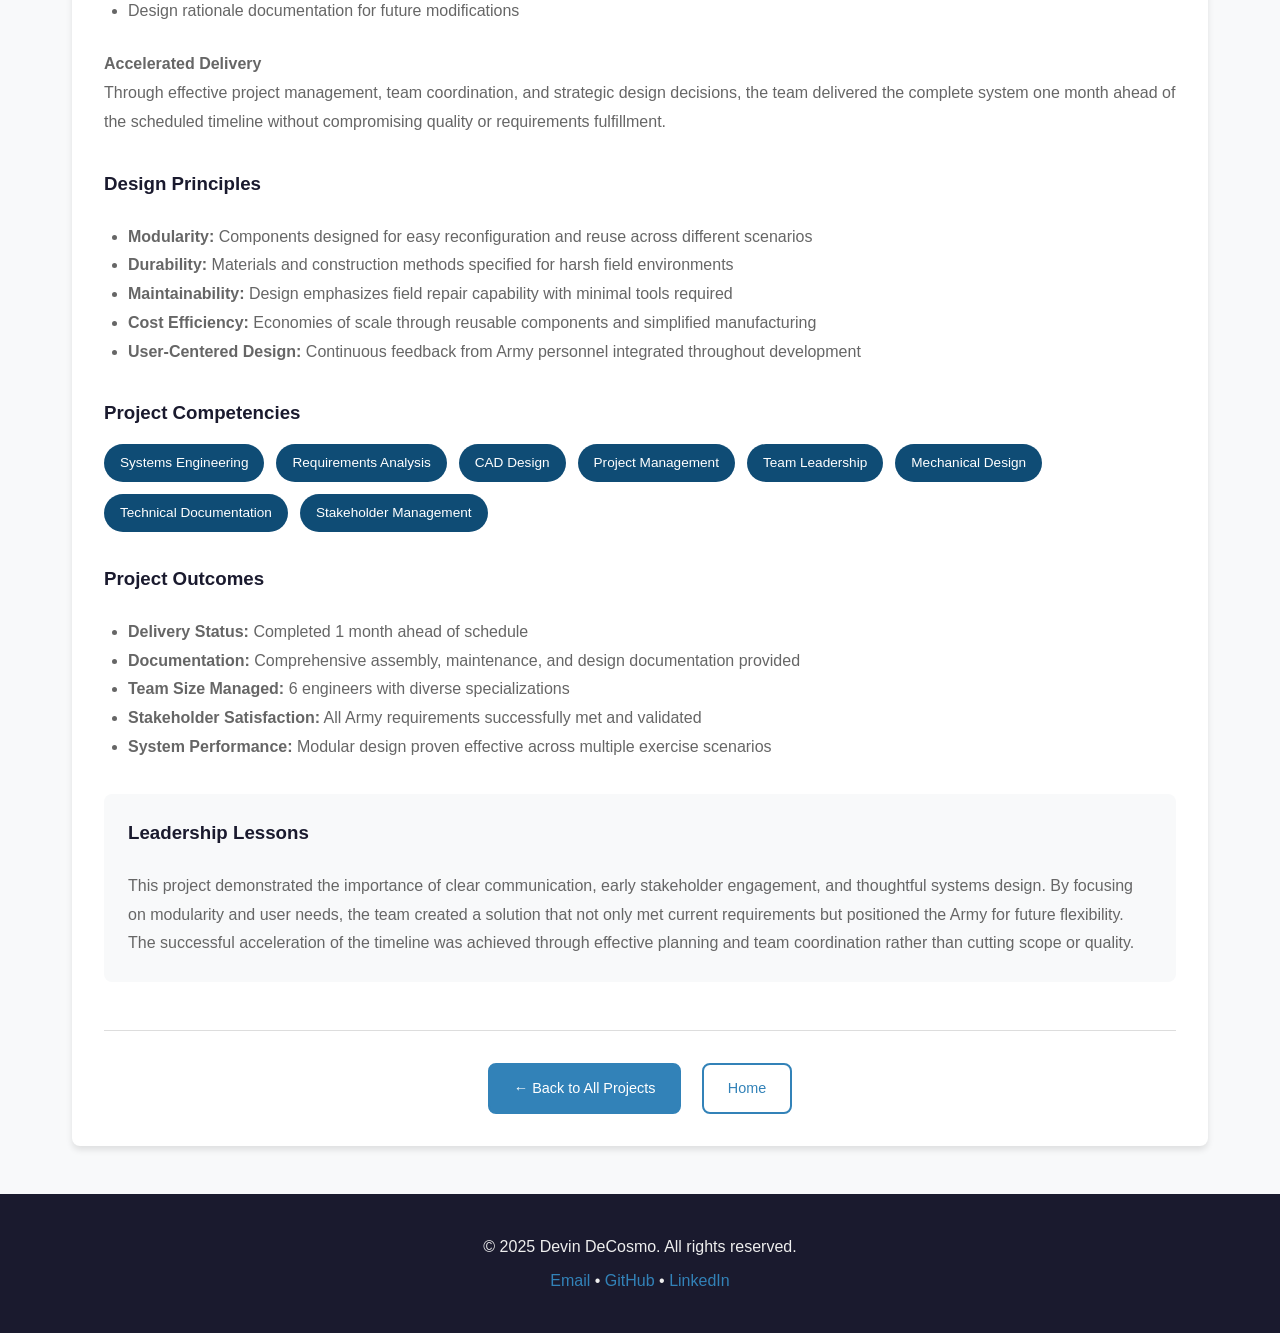
<file: portfolio/projects/army-capstone.html>
<!DOCTYPE html>
<html lang="en">
<head>
  <meta charset="UTF-8">
  <meta name="viewport" content="width=device-width, initial-scale=1.0">
  <title>Army Capstone Project - Devin DeCosmo</title>
  <link rel="stylesheet" href="../assets/css/style.css">
</head>
<body>
  <header>
    <nav>
      <a href="../index.html" class="logo">D.D</a>
      <ul class="nav-links">
        <li><a href="../index.html">Home</a></li>
        <li><a href="../projects.html" class="active">Projects</a></li>
        <li><a href="../resume.html">Resume</a></li>
      </ul>
      <div class="social-links">
        <a href="mailto:devindecosmo@gmail.com" title="Email">Email</a>
        <a href="https://github.com/ddecosmo-dev" target="_blank" title="GitHub">GitHub</a>
        <a href="https://linkedin.com/in/devin-decosmo" target="_blank" title="LinkedIn">LinkedIn</a>
      </div>
    </nav>
  </header>

  <main>
    <div class="project-detail">
      <div class="project-header">
        <div class="project-image">🎯</div>
        <div class="project-info">
          <h1>U.S. Army Senior Capstone Project</h1>
          <div class="project-meta">
            <div class="project-meta-item"><strong>Timeline:</strong> August 2024 - May 2025</div>
            <div class="project-meta-item"><strong>Team Size:</strong> 6 Members (Led)</div>
            <div class="project-meta-item"><strong>Delivery:</strong> 1 Month Early</div>
          </div>
          <p class="project-description">
            Led a multidisciplinary team of six engineers in designing a reusable modular target system for U.S. Army military exercises. This capstone project demonstrates leadership, systems engineering, and the ability to deliver complex hardware projects on an accelerated timeline.
          </p>
          <div style="margin-top: 1.5rem;">
            <a href="../projects.html" class="btn btn-secondary">Back to Projects</a>
          </div>
        </div>
      </div>

      <div class="project-highlights">
        <h3>Project Highlights</h3>
        <ul>
          <li>Led 6-person engineering team through full project lifecycle</li>
          <li>Gathered comprehensive military requirements from stakeholders</li>
          <li>Designed modular target geometries with reusability as core design principle</li>
          <li>Delivered complete system with assembly and maintenance documentation 1 month ahead of schedule</li>
        </ul>
      </div>

      <h2 style="margin-top: 2rem;">Project Overview</h2>
      <p class="project-description">
        This capstone project addresses a real need within the U.S. Army: designing a modular, reusable target system that can be deployed in various military exercise scenarios. The system needed to be versatile enough to accommodate different types of exercises while maintaining consistency, durability, and ease of assembly/disassembly by field personnel.
      </p>

      <h3 style="color: var(--primary-color); margin-top: 1.5rem;">Key Responsibilities & Achievements</h3>
      
      <div class="project-description">
        <strong>Requirements Gathering & Stakeholder Management</strong><br>
        Conducted extensive interviews and workshops with Army personnel to understand the diverse needs of military exercises. Translated stakeholder feedback into precise engineering requirements covering durability, portability, modularity, cost constraints, and maintenance cycles.
      </div>

      <div class="project-description">
        <strong>Team Leadership</strong><br>
        Directed a 6-person interdisciplinary team through the complete project lifecycle including conception, design, prototyping, testing, and documentation. Coordinated team efforts, managed timelines, resolved design conflicts, and ensured alignment with project objectives and Army requirements.
      </div>

      <div class="project-description">
        <strong>Systems Design</strong><br>
        Developed modular target geometries that could be reconfigured for different exercise types while sharing common components and assembly principles. The design prioritized field-maintainability, allowing soldiers to assemble, repair, and reconfigure targets with minimal training and tools.
      </div>

      <div class="project-description">
        <strong>Technical Documentation</strong><br>
        Created comprehensive documentation package including:
        <ul style="padding-left: 1.5rem; margin-top: 0.5rem;">
          <li>Assembly procedures with visual guides for field personnel</li>
          <li>Maintenance schedules and procedures</li>
          <li>Component specifications and material requirements</li>
          <li>Troubleshooting guides for common field issues</li>
          <li>Design rationale documentation for future modifications</li>
        </ul>
      </div>

      <div class="project-description">
        <strong>Accelerated Delivery</strong><br>
        Through effective project management, team coordination, and strategic design decisions, the team delivered the complete system one month ahead of the scheduled timeline without compromising quality or requirements fulfillment.
      </div>

      <h3 style="color: var(--primary-color); margin-top: 2rem;">Design Principles</h3>
      <div class="project-description">
        <ul style="padding-left: 1.5rem;">
          <li><strong>Modularity:</strong> Components designed for easy reconfiguration and reuse across different scenarios</li>
          <li><strong>Durability:</strong> Materials and construction methods specified for harsh field environments</li>
          <li><strong>Maintainability:</strong> Design emphasizes field repair capability with minimal tools required</li>
          <li><strong>Cost Efficiency:</strong> Economies of scale through reusable components and simplified manufacturing</li>
          <li><strong>User-Centered Design:</strong> Continuous feedback from Army personnel integrated throughout development</li>
        </ul>
      </div>

      <div class="project-tech">
        <h3>Project Competencies</h3>
        <div class="tech-stack">
          <span class="tech-badge">Systems Engineering</span>
          <span class="tech-badge">Requirements Analysis</span>
          <span class="tech-badge">CAD Design</span>
          <span class="tech-badge">Project Management</span>
          <span class="tech-badge">Team Leadership</span>
          <span class="tech-badge">Mechanical Design</span>
          <span class="tech-badge">Technical Documentation</span>
          <span class="tech-badge">Stakeholder Management</span>
        </div>
      </div>

      <h3 style="color: var(--primary-color); margin-top: 2rem;">Project Outcomes</h3>
      <div class="project-description">
        <ul style="padding-left: 1.5rem;">
          <li><strong>Delivery Status:</strong> Completed 1 month ahead of schedule</li>
          <li><strong>Documentation:</strong> Comprehensive assembly, maintenance, and design documentation provided</li>
          <li><strong>Team Size Managed:</strong> 6 engineers with diverse specializations</li>
          <li><strong>Stakeholder Satisfaction:</strong> All Army requirements successfully met and validated</li>
          <li><strong>System Performance:</strong> Modular design proven effective across multiple exercise scenarios</li>
        </ul>
      </div>

      <div style="background-color: #f8f9fa; padding: 1.5rem; border-radius: var(--border-radius); margin-top: 2rem;">
        <h3 style="color: var(--primary-color); margin-top: 0;">Leadership Lessons</h3>
        <p class="project-description" style="margin-bottom: 0;">
          This project demonstrated the importance of clear communication, early stakeholder engagement, and thoughtful systems design. By focusing on modularity and user needs, the team created a solution that not only met current requirements but positioned the Army for future flexibility. The successful acceleration of the timeline was achieved through effective planning and team coordination rather than cutting scope or quality.
        </p>
      </div>

      <div style="text-align: center; margin-top: 3rem; padding-top: 2rem; border-top: 1px solid #ddd;">
        <a href="../projects.html" class="btn">← Back to All Projects</a>
        <a href="../index.html" class="btn btn-secondary" style="margin-left: 1rem;">Home</a>
      </div>
    </div>
  </main>

  <footer>
    <p>&copy; 2025 Devin DeCosmo. All rights reserved.</p>
    <p>
      <a href="mailto:devindecosmo@gmail.com">Email</a> • 
      <a href="https://github.com/ddecosmo-dev" target="_blank">GitHub</a> • 
      <a href="https://linkedin.com/in/devin-decosmo" target="_blank">LinkedIn</a>
    </p>
  </footer>

  <script src="../assets/js/main.js"></script>
</body>
</html>
</file>
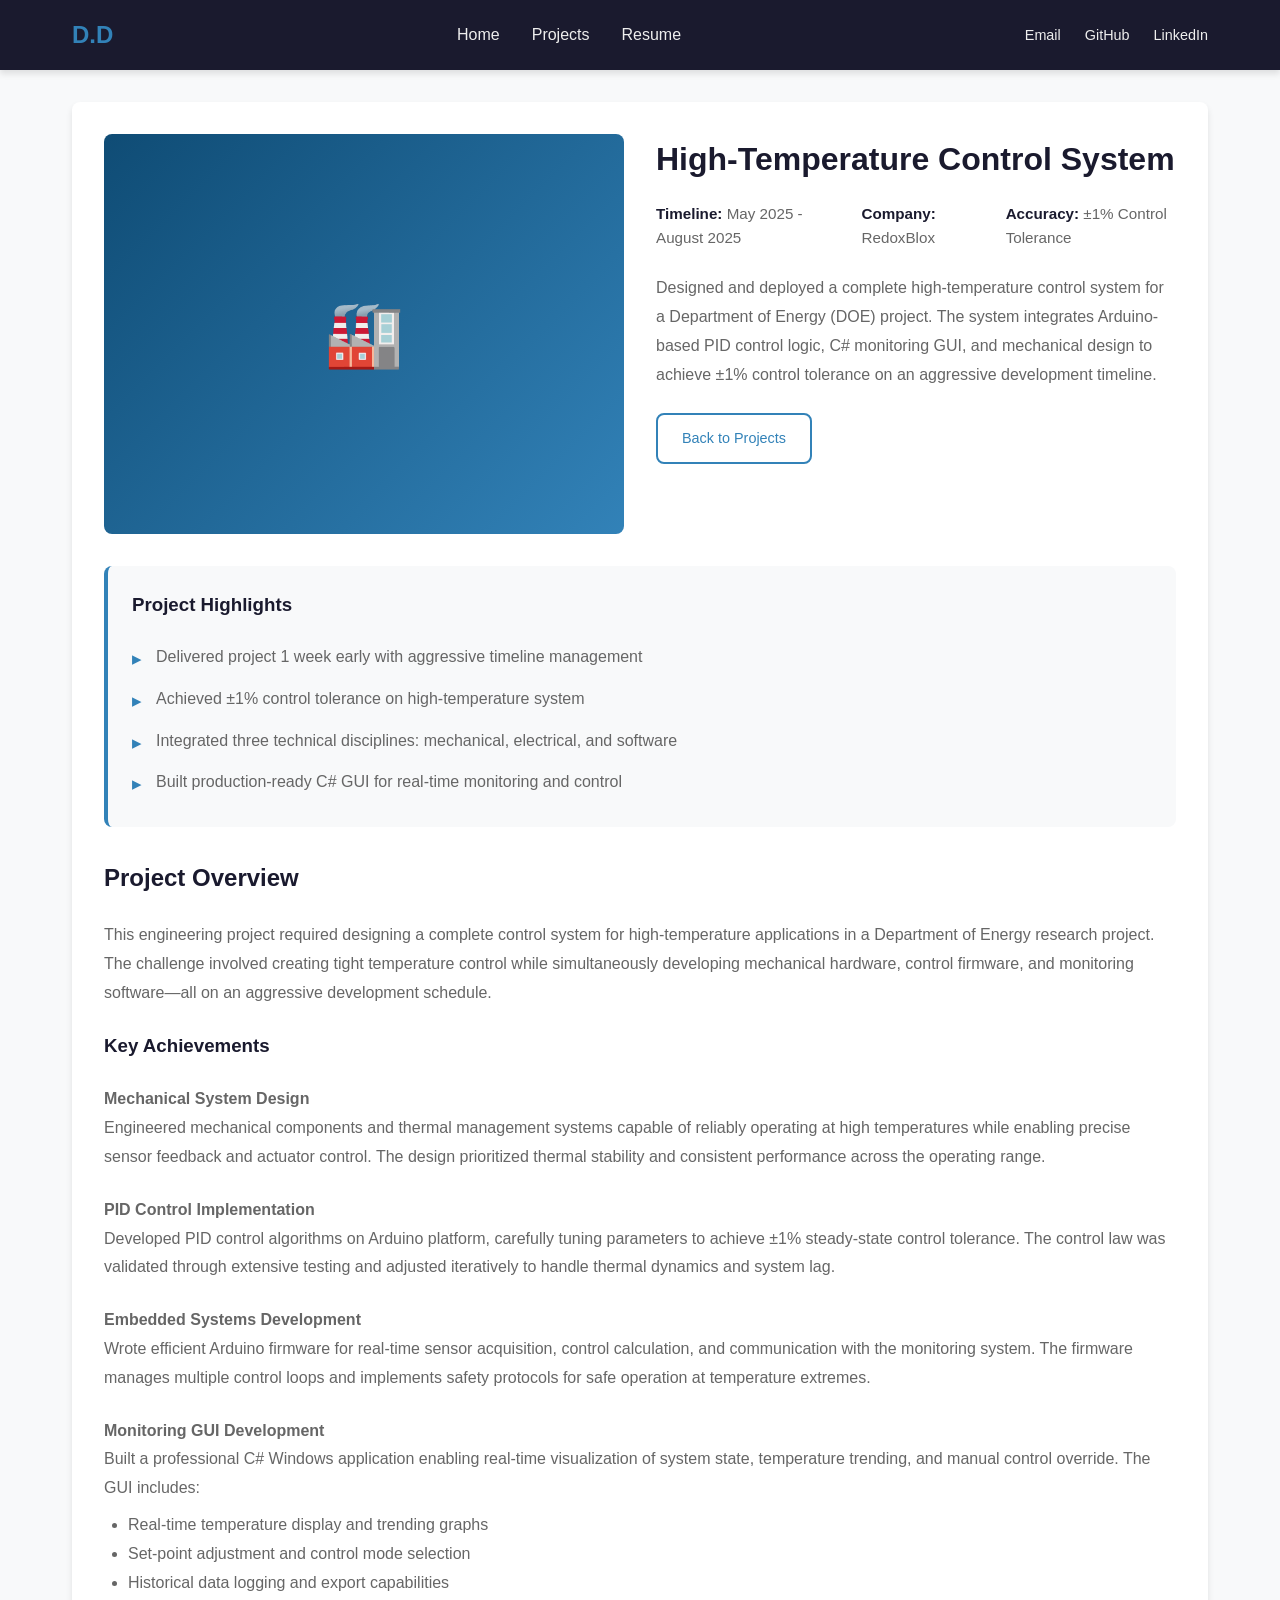
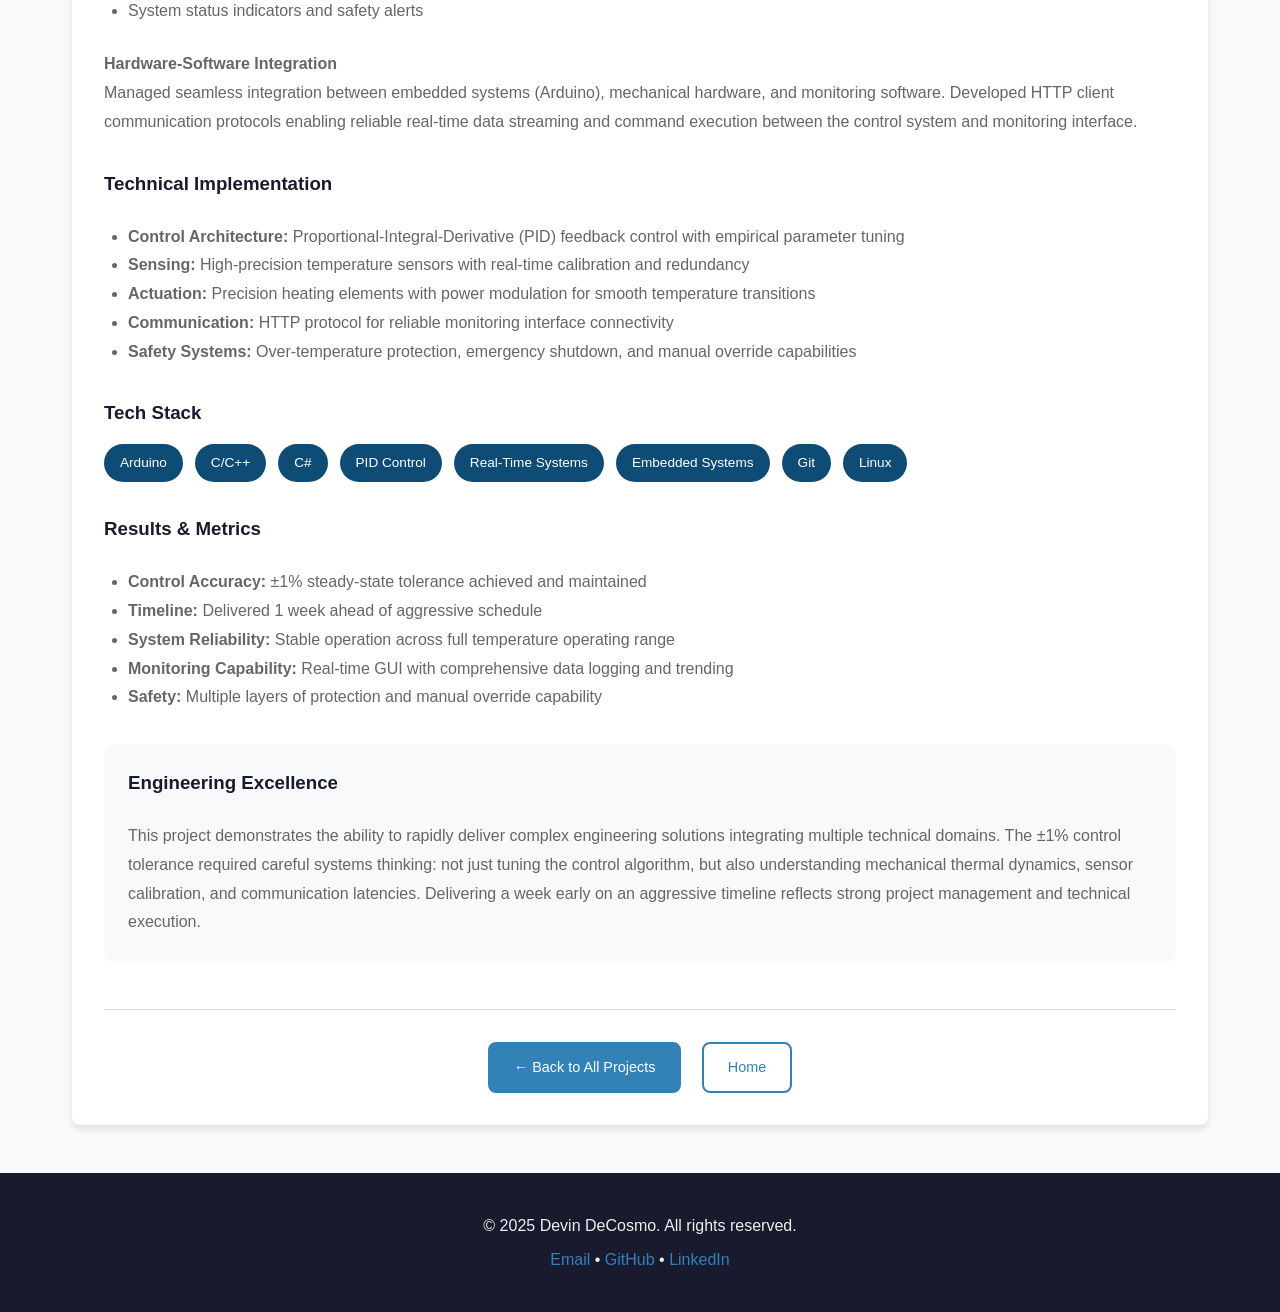
<file: portfolio/projects/control-system.html>
<!DOCTYPE html>
<html lang="en">
<head>
  <meta charset="UTF-8">
  <meta name="viewport" content="width=device-width, initial-scale=1.0">
  <title>High-Temperature Control System - Devin DeCosmo</title>
  <link rel="stylesheet" href="../assets/css/style.css">
</head>
<body>
  <header>
    <nav>
      <a href="../index.html" class="logo">D.D</a>
      <ul class="nav-links">
        <li><a href="../index.html">Home</a></li>
        <li><a href="../projects.html" class="active">Projects</a></li>
        <li><a href="../resume.html">Resume</a></li>
      </ul>
      <div class="social-links">
        <a href="mailto:devindecosmo@gmail.com" title="Email">Email</a>
        <a href="https://github.com/ddecosmo-dev" target="_blank" title="GitHub">GitHub</a>
        <a href="https://linkedin.com/in/devin-decosmo" target="_blank" title="LinkedIn">LinkedIn</a>
      </div>
    </nav>
  </header>

  <main>
    <div class="project-detail">
      <div class="project-header">
        <div class="project-image">🏭</div>
        <div class="project-info">
          <h1>High-Temperature Control System</h1>
          <div class="project-meta">
            <div class="project-meta-item"><strong>Timeline:</strong> May 2025 - August 2025</div>
            <div class="project-meta-item"><strong>Company:</strong> RedoxBlox</div>
            <div class="project-meta-item"><strong>Accuracy:</strong> ±1% Control Tolerance</div>
          </div>
          <p class="project-description">
            Designed and deployed a complete high-temperature control system for a Department of Energy (DOE) project. The system integrates Arduino-based PID control logic, C# monitoring GUI, and mechanical design to achieve ±1% control tolerance on an aggressive development timeline.
          </p>
          <div style="margin-top: 1.5rem;">
            <a href="../projects.html" class="btn btn-secondary">Back to Projects</a>
          </div>
        </div>
      </div>

      <div class="project-highlights">
        <h3>Project Highlights</h3>
        <ul>
          <li>Delivered project 1 week early with aggressive timeline management</li>
          <li>Achieved ±1% control tolerance on high-temperature system</li>
          <li>Integrated three technical disciplines: mechanical, electrical, and software</li>
          <li>Built production-ready C# GUI for real-time monitoring and control</li>
        </ul>
      </div>

      <h2 style="margin-top: 2rem;">Project Overview</h2>
      <p class="project-description">
        This engineering project required designing a complete control system for high-temperature applications in a Department of Energy research project. The challenge involved creating tight temperature control while simultaneously developing mechanical hardware, control firmware, and monitoring software—all on an aggressive development schedule.
      </p>

      <h3 style="color: var(--primary-color); margin-top: 1.5rem;">Key Achievements</h3>
      
      <div class="project-description">
        <strong>Mechanical System Design</strong><br>
        Engineered mechanical components and thermal management systems capable of reliably operating at high temperatures while enabling precise sensor feedback and actuator control. The design prioritized thermal stability and consistent performance across the operating range.
      </div>

      <div class="project-description">
        <strong>PID Control Implementation</strong><br>
        Developed PID control algorithms on Arduino platform, carefully tuning parameters to achieve ±1% steady-state control tolerance. The control law was validated through extensive testing and adjusted iteratively to handle thermal dynamics and system lag.
      </div>

      <div class="project-description">
        <strong>Embedded Systems Development</strong><br>
        Wrote efficient Arduino firmware for real-time sensor acquisition, control calculation, and communication with the monitoring system. The firmware manages multiple control loops and implements safety protocols for safe operation at temperature extremes.
      </div>

      <div class="project-description">
        <strong>Monitoring GUI Development</strong><br>
        Built a professional C# Windows application enabling real-time visualization of system state, temperature trending, and manual control override. The GUI includes:
        <ul style="padding-left: 1.5rem; margin-top: 0.5rem;">
          <li>Real-time temperature display and trending graphs</li>
          <li>Set-point adjustment and control mode selection</li>
          <li>Historical data logging and export capabilities</li>
          <li>System status indicators and safety alerts</li>
        </ul>
      </div>

      <div class="project-description">
        <strong>Hardware-Software Integration</strong><br>
        Managed seamless integration between embedded systems (Arduino), mechanical hardware, and monitoring software. Developed HTTP client communication protocols enabling reliable real-time data streaming and command execution between the control system and monitoring interface.
      </div>

      <h3 style="color: var(--primary-color); margin-top: 2rem;">Technical Implementation</h3>
      <div class="project-description">
        <ul style="padding-left: 1.5rem;">
          <li><strong>Control Architecture:</strong> Proportional-Integral-Derivative (PID) feedback control with empirical parameter tuning</li>
          <li><strong>Sensing:</strong> High-precision temperature sensors with real-time calibration and redundancy</li>
          <li><strong>Actuation:</strong> Precision heating elements with power modulation for smooth temperature transitions</li>
          <li><strong>Communication:</strong> HTTP protocol for reliable monitoring interface connectivity</li>
          <li><strong>Safety Systems:</strong> Over-temperature protection, emergency shutdown, and manual override capabilities</li>
        </ul>
      </div>

      <div class="project-tech">
        <h3>Tech Stack</h3>
        <div class="tech-stack">
          <span class="tech-badge">Arduino</span>
          <span class="tech-badge">C/C++</span>
          <span class="tech-badge">C#</span>
          <span class="tech-badge">PID Control</span>
          <span class="tech-badge">Real-Time Systems</span>
          <span class="tech-badge">Embedded Systems</span>
          <span class="tech-badge">Git</span>
          <span class="tech-badge">Linux</span>
        </div>
      </div>

      <h3 style="color: var(--primary-color); margin-top: 2rem;">Results & Metrics</h3>
      <div class="project-description">
        <ul style="padding-left: 1.5rem;">
          <li><strong>Control Accuracy:</strong> ±1% steady-state tolerance achieved and maintained</li>
          <li><strong>Timeline:</strong> Delivered 1 week ahead of aggressive schedule</li>
          <li><strong>System Reliability:</strong> Stable operation across full temperature operating range</li>
          <li><strong>Monitoring Capability:</strong> Real-time GUI with comprehensive data logging and trending</li>
          <li><strong>Safety:</strong> Multiple layers of protection and manual override capability</li>
        </ul>
      </div>

      <div style="background-color: #f8f9fa; padding: 1.5rem; border-radius: var(--border-radius); margin-top: 2rem;">
        <h3 style="color: var(--primary-color); margin-top: 0;">Engineering Excellence</h3>
        <p class="project-description" style="margin-bottom: 0;">
          This project demonstrates the ability to rapidly deliver complex engineering solutions integrating multiple technical domains. The ±1% control tolerance required careful systems thinking: not just tuning the control algorithm, but also understanding mechanical thermal dynamics, sensor calibration, and communication latencies. Delivering a week early on an aggressive timeline reflects strong project management and technical execution.
        </p>
      </div>

      <div style="text-align: center; margin-top: 3rem; padding-top: 2rem; border-top: 1px solid #ddd;">
        <a href="../projects.html" class="btn">← Back to All Projects</a>
        <a href="../index.html" class="btn btn-secondary" style="margin-left: 1rem;">Home</a>
      </div>
    </div>
  </main>

  <footer>
    <p>&copy; 2025 Devin DeCosmo. All rights reserved.</p>
    <p>
      <a href="mailto:devindecosmo@gmail.com">Email</a> • 
      <a href="https://github.com/ddecosmo-dev" target="_blank">GitHub</a> • 
      <a href="https://linkedin.com/in/devin-decosmo" target="_blank">LinkedIn</a>
    </p>
  </footer>

  <script src="../assets/js/main.js"></script>
</body>
</html>
</file>
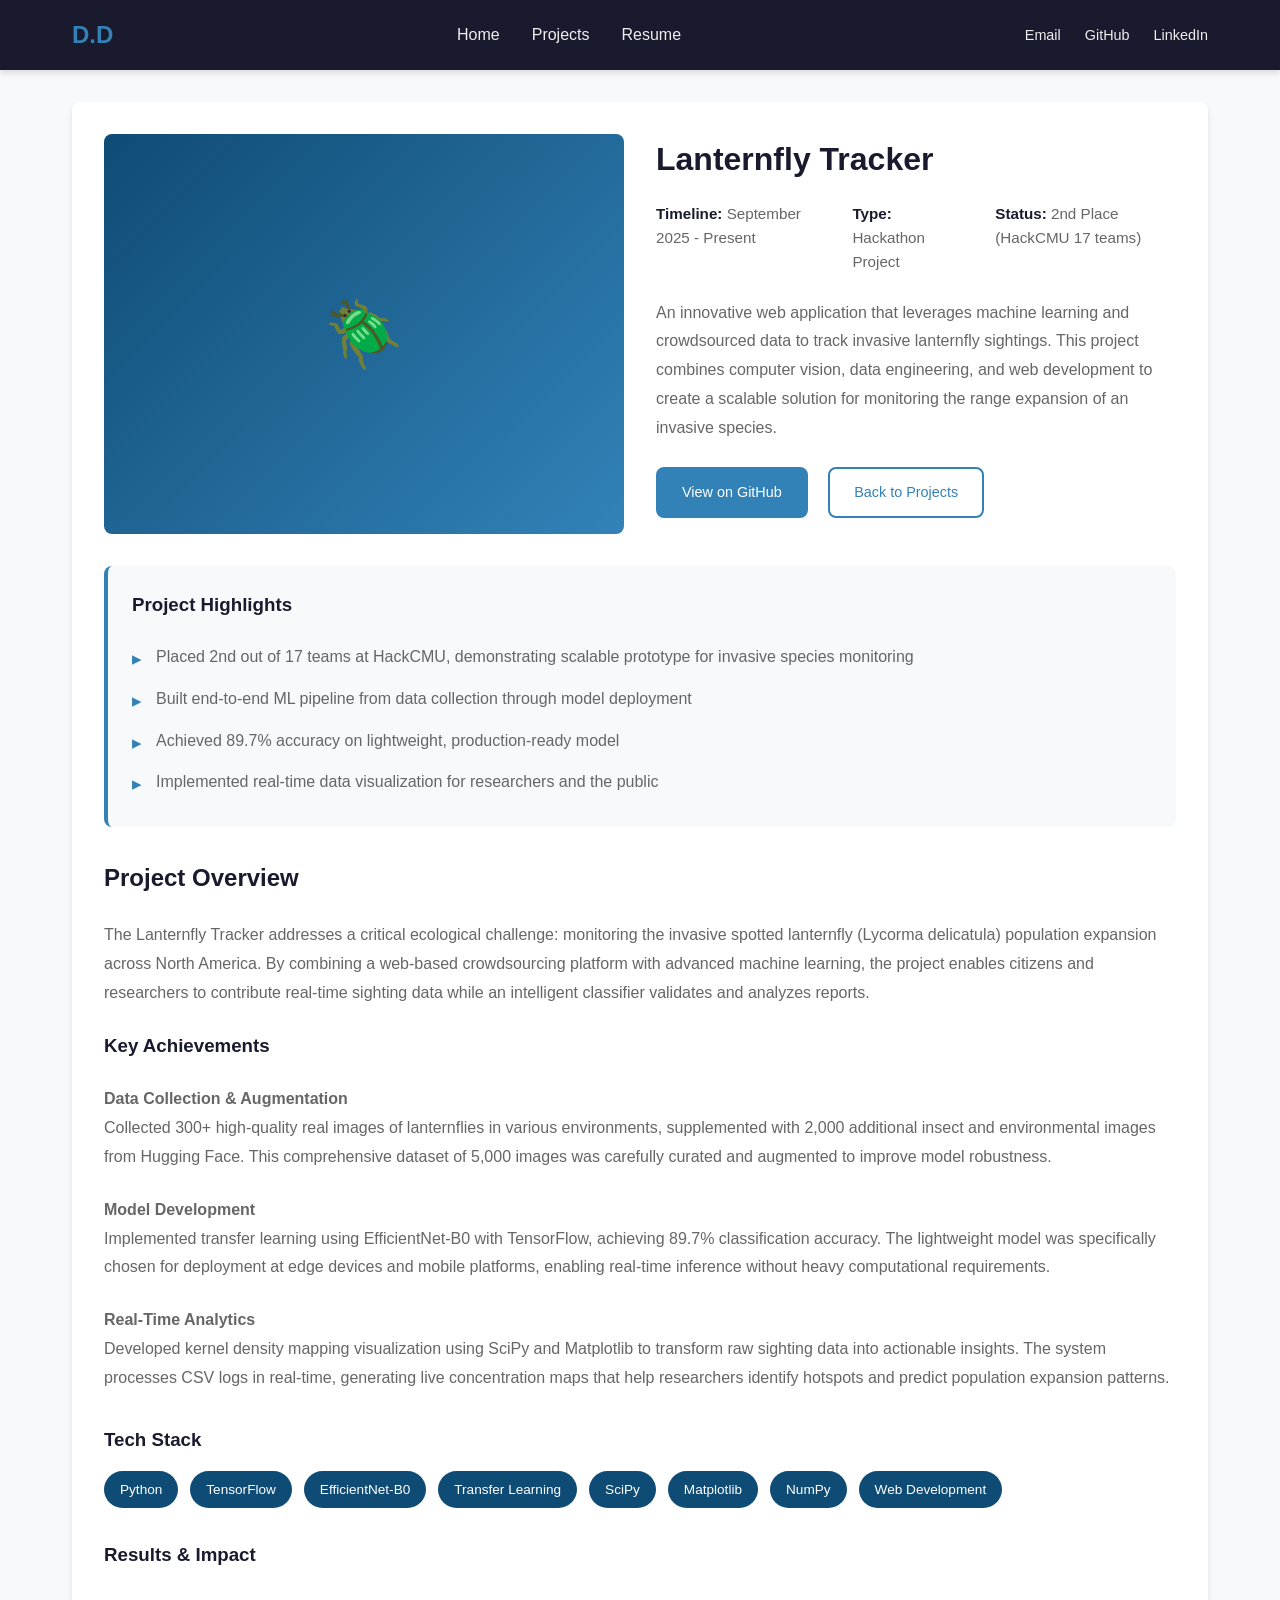
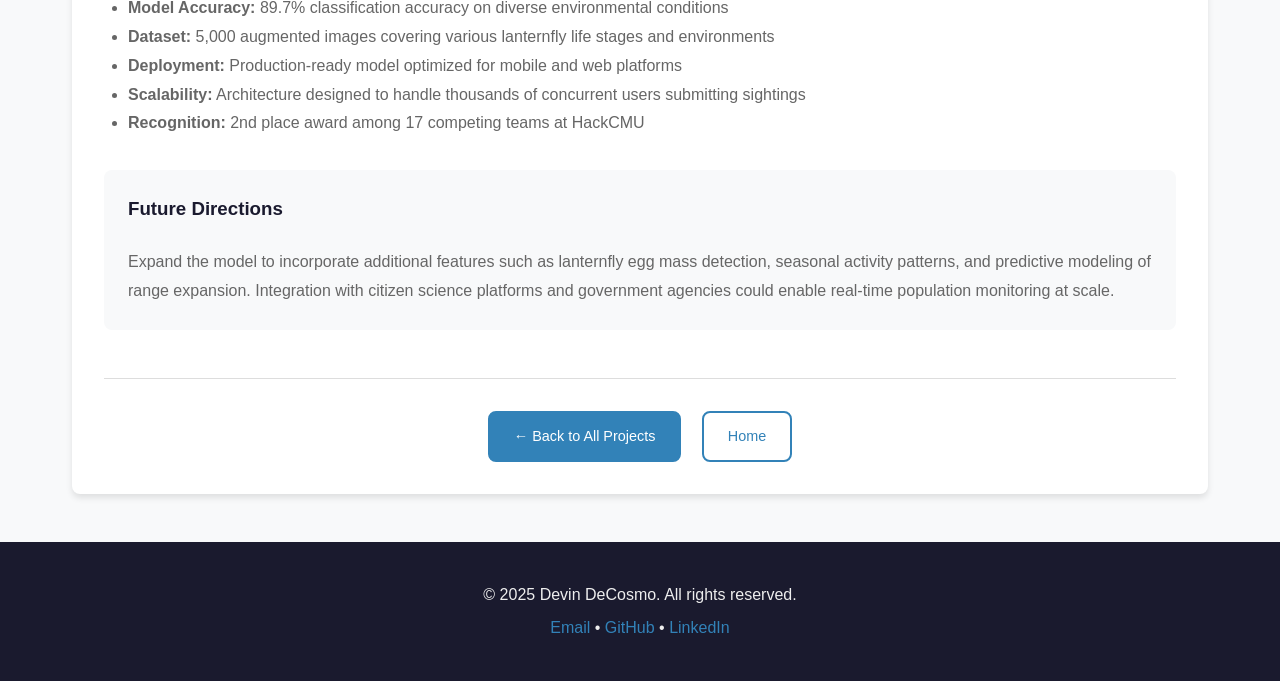
<file: portfolio/projects/lanternfly.html>
<!DOCTYPE html>
<html lang="en">
<head>
  <meta charset="UTF-8">
  <meta name="viewport" content="width=device-width, initial-scale=1.0">
  <title>Lanternfly Tracker - Devin DeCosmo</title>
  <link rel="stylesheet" href="../assets/css/style.css">
</head>
<body>
  <header>
    <nav>
      <a href="../index.html" class="logo">D.D</a>
      <ul class="nav-links">
        <li><a href="../index.html">Home</a></li>
        <li><a href="../projects.html" class="active">Projects</a></li>
        <li><a href="../resume.html">Resume</a></li>
      </ul>
      <div class="social-links">
        <a href="mailto:devindecosmo@gmail.com" title="Email">Email</a>
        <a href="https://github.com/ddecosmo-dev" target="_blank" title="GitHub">GitHub</a>
        <a href="https://linkedin.com/in/devin-decosmo" target="_blank" title="LinkedIn">LinkedIn</a>
      </div>
    </nav>
  </header>

  <main>
    <div class="project-detail">
      <div class="project-header">
        <div class="project-image">🪲</div>
        <div class="project-info">
          <h1>Lanternfly Tracker</h1>
          <div class="project-meta">
            <div class="project-meta-item"><strong>Timeline:</strong> September 2025 - Present</div>
            <div class="project-meta-item"><strong>Type:</strong> Hackathon Project</div>
            <div class="project-meta-item"><strong>Status:</strong> 2nd Place (HackCMU 17 teams)</div>
          </div>
          <p class="project-description">
            An innovative web application that leverages machine learning and crowdsourced data to track invasive lanternfly sightings. This project combines computer vision, data engineering, and web development to create a scalable solution for monitoring the range expansion of an invasive species.
          </p>
          <div style="margin-top: 1.5rem;">
            <a href="https://github.com/ddecosmo-dev" target="_blank" class="btn">View on GitHub</a>
            <a href="../projects.html" class="btn btn-secondary" style="margin-left: 1rem;">Back to Projects</a>
          </div>
        </div>
      </div>

      <div class="project-highlights">
        <h3>Project Highlights</h3>
        <ul>
          <li>Placed 2nd out of 17 teams at HackCMU, demonstrating scalable prototype for invasive species monitoring</li>
          <li>Built end-to-end ML pipeline from data collection through model deployment</li>
          <li>Achieved 89.7% accuracy on lightweight, production-ready model</li>
          <li>Implemented real-time data visualization for researchers and the public</li>
        </ul>
      </div>

      <h2 style="margin-top: 2rem;">Project Overview</h2>
      <p class="project-description">
        The Lanternfly Tracker addresses a critical ecological challenge: monitoring the invasive spotted lanternfly (Lycorma delicatula) population expansion across North America. By combining a web-based crowdsourcing platform with advanced machine learning, the project enables citizens and researchers to contribute real-time sighting data while an intelligent classifier validates and analyzes reports.
      </p>

      <h3 style="color: var(--primary-color); margin-top: 1.5rem;">Key Achievements</h3>
      <div class="project-description">
        <strong>Data Collection & Augmentation</strong><br>
        Collected 300+ high-quality real images of lanternflies in various environments, supplemented with 2,000 additional insect and environmental images from Hugging Face. This comprehensive dataset of 5,000 images was carefully curated and augmented to improve model robustness.
      </div>

      <div class="project-description">
        <strong>Model Development</strong><br>
        Implemented transfer learning using EfficientNet-B0 with TensorFlow, achieving 89.7% classification accuracy. The lightweight model was specifically chosen for deployment at edge devices and mobile platforms, enabling real-time inference without heavy computational requirements.
      </div>

      <div class="project-description">
        <strong>Real-Time Analytics</strong><br>
        Developed kernel density mapping visualization using SciPy and Matplotlib to transform raw sighting data into actionable insights. The system processes CSV logs in real-time, generating live concentration maps that help researchers identify hotspots and predict population expansion patterns.
      </div>

      <div class="project-tech">
        <h3>Tech Stack</h3>
        <div class="tech-stack">
          <span class="tech-badge">Python</span>
          <span class="tech-badge">TensorFlow</span>
          <span class="tech-badge">EfficientNet-B0</span>
          <span class="tech-badge">Transfer Learning</span>
          <span class="tech-badge">SciPy</span>
          <span class="tech-badge">Matplotlib</span>
          <span class="tech-badge">NumPy</span>
          <span class="tech-badge">Web Development</span>
        </div>
      </div>

      <h3 style="color: var(--primary-color); margin-top: 2rem;">Results & Impact</h3>
      <div class="project-description">
        <ul style="padding-left: 1.5rem;">
          <li><strong>Model Accuracy:</strong> 89.7% classification accuracy on diverse environmental conditions</li>
          <li><strong>Dataset:</strong> 5,000 augmented images covering various lanternfly life stages and environments</li>
          <li><strong>Deployment:</strong> Production-ready model optimized for mobile and web platforms</li>
          <li><strong>Scalability:</strong> Architecture designed to handle thousands of concurrent users submitting sightings</li>
          <li><strong>Recognition:</strong> 2nd place award among 17 competing teams at HackCMU</li>
        </ul>
      </div>

      <div style="background-color: #f8f9fa; padding: 1.5rem; border-radius: var(--border-radius); margin-top: 2rem;">
        <h3 style="color: var(--primary-color); margin-top: 0;">Future Directions</h3>
        <p class="project-description" style="margin-bottom: 0;">
          Expand the model to incorporate additional features such as lanternfly egg mass detection, seasonal activity patterns, and predictive modeling of range expansion. Integration with citizen science platforms and government agencies could enable real-time population monitoring at scale.
        </p>
      </div>

      <div style="text-align: center; margin-top: 3rem; padding-top: 2rem; border-top: 1px solid #ddd;">
        <a href="../projects.html" class="btn">← Back to All Projects</a>
        <a href="../index.html" class="btn btn-secondary" style="margin-left: 1rem;">Home</a>
      </div>
    </div>
  </main>

  <footer>
    <p>&copy; 2025 Devin DeCosmo. All rights reserved.</p>
    <p>
      <a href="mailto:devindecosmo@gmail.com">Email</a> • 
      <a href="https://github.com/ddecosmo-dev" target="_blank">GitHub</a> • 
      <a href="https://linkedin.com/in/devin-decosmo" target="_blank">LinkedIn</a>
    </p>
  </footer>

  <script src="../assets/js/main.js"></script>
</body>
</html>
</file>
<file: portfolio/assets/css/style.css>
/* ========================================
   PORTFOLIO STYLING - Devin DeCosmo
   ======================================== */

* {
  margin: 0;
  padding: 0;
  box-sizing: border-box;
}

:root {
  --primary-color: #1a1a2e;
  --secondary-color: #0f4c75;
  --accent-color: #3282b8;
  --light-color: #eeeeee;
  --text-dark: #1a1a2e;
  --text-light: #666;
  --border-radius: 8px;
  --shadow: 0 4px 6px rgba(0, 0, 0, 0.1);
  --transition: all 0.3s ease;
}

body {
  font-family: 'Segoe UI', Tahoma, Geneva, Verdana, sans-serif;
  line-height: 1.6;
  color: var(--text-dark);
  background-color: #f8f9fa;
}

/* HEADER & NAVIGATION */
header {
  background-color: var(--primary-color);
  color: var(--light-color);
  padding: 1rem 0;
  position: sticky;
  top: 0;
  z-index: 100;
  box-shadow: var(--shadow);
}

nav {
  display: flex;
  justify-content: space-between;
  align-items: center;
  max-width: 1200px;
  margin: 0 auto;
  padding: 0 2rem;
}

.logo {
  font-size: 1.5rem;
  font-weight: bold;
  color: var(--accent-color);
  text-decoration: none;
}

.nav-links {
  display: flex;
  list-style: none;
  gap: 2rem;
}

.nav-links a {
  color: var(--light-color);
  text-decoration: none;
  font-weight: 500;
  transition: var(--transition);
}

.nav-links a:hover,
.nav-links a.active {
  color: var(--accent-color);
  border-bottom: 2px solid var(--accent-color);
  padding-bottom: 0.25rem;
}

.social-links {
  display: flex;
  gap: 1.5rem;
}

.social-links a {
  color: var(--light-color);
  text-decoration: none;
  font-size: 0.9rem;
  transition: var(--transition);
}

.social-links a:hover {
  color: var(--accent-color);
}

/* MAIN CONTAINER */
main {
  max-width: 1200px;
  margin: 2rem auto;
  padding: 0 2rem;
  min-height: calc(100vh - 200px);
}

/* SECTIONS */
section {
  margin: 3rem 0;
}

section h2 {
  font-size: 2rem;
  margin-bottom: 1.5rem;
  color: var(--primary-color);
  position: relative;
  padding-bottom: 1rem;
}

section h2::after {
  content: '';
  position: absolute;
  bottom: 0;
  left: 0;
  width: 60px;
  height: 3px;
  background-color: var(--accent-color);
}

/* HERO SECTION */
.hero {
  display: grid;
  grid-template-columns: 1fr 1fr;
  gap: 3rem;
  align-items: center;
  margin: 2rem 0 4rem 0;
}

.hero-content h1 {
  font-size: 2.5rem;
  color: var(--primary-color);
  margin-bottom: 1rem;
}

.hero-content p {
  font-size: 1.1rem;
  color: var(--text-light);
  margin-bottom: 1.5rem;
  line-height: 1.8;
}

.hero-image {
  width: 100%;
  height: 400px;
  background-color: var(--secondary-color);
  border-radius: var(--border-radius);
  display: flex;
  align-items: center;
  justify-content: center;
  color: var(--light-color);
  font-size: 3rem;
  box-shadow: var(--shadow);
}

/* CARDS & GRIDS */
.card-grid {
  display: grid;
  grid-template-columns: repeat(auto-fit, minmax(300px, 1fr));
  gap: 2rem;
  margin: 2rem 0;
}

.card {
  background-color: white;
  border-radius: var(--border-radius);
  overflow: hidden;
  box-shadow: var(--shadow);
  transition: var(--transition);
  cursor: pointer;
}

.card:hover {
  transform: translateY(-5px);
  box-shadow: 0 8px 12px rgba(0, 0, 0, 0.15);
}

.card-image {
  width: 100%;
  height: 200px;
  background: linear-gradient(135deg, var(--secondary-color), var(--accent-color));
  display: flex;
  align-items: center;
  justify-content: center;
  color: white;
  font-size: 3rem;
  overflow: hidden;
}

.card-content {
  padding: 1.5rem;
}

.card-content h3 {
  color: var(--primary-color);
  margin-bottom: 0.5rem;
  font-size: 1.3rem;
}

.card-content p {
  color: var(--text-light);
  font-size: 0.95rem;
  margin-bottom: 1rem;
  display: -webkit-box;
  -webkit-line-clamp: 2;
  -webkit-box-orient: vertical;
  overflow: hidden;
}

.card-links {
  display: flex;
  gap: 1rem;
  margin-top: 1rem;
}

.btn {
  display: inline-block;
  padding: 0.75rem 1.5rem;
  background-color: var(--accent-color);
  color: white;
  text-decoration: none;
  border-radius: var(--border-radius);
  transition: var(--transition);
  border: 2px solid var(--accent-color);
  cursor: pointer;
  font-size: 0.9rem;
  text-align: center;
}

.btn:hover {
  background-color: var(--primary-color);
  border-color: var(--primary-color);
}

.btn-secondary {
  background-color: transparent;
  color: var(--accent-color);
  border: 2px solid var(--accent-color);
}

.btn-secondary:hover {
  background-color: var(--accent-color);
  color: white;
}

/* SKILLS SECTION */
.skills-container {
  display: grid;
  grid-template-columns: repeat(auto-fit, minmax(250px, 1fr));
  gap: 2rem;
}

.skill-category {
  background-color: white;
  padding: 1.5rem;
  border-radius: var(--border-radius);
  box-shadow: var(--shadow);
}

.skill-category h4 {
  color: var(--secondary-color);
  margin-bottom: 1rem;
  font-size: 1.1rem;
}

.skill-tags {
  display: flex;
  flex-wrap: wrap;
  gap: 0.75rem;
}

.skill-tag {
  display: inline-block;
  background-color: #f0f0f0;
  color: var(--text-dark);
  padding: 0.5rem 1rem;
  border-radius: 20px;
  font-size: 0.85rem;
  border: 1px solid var(--accent-color);
}

/* PROJECT DETAIL PAGE */
.project-detail {
  background-color: white;
  border-radius: var(--border-radius);
  padding: 2rem;
  box-shadow: var(--shadow);
}

.project-header {
  display: grid;
  grid-template-columns: 1fr 1fr;
  gap: 2rem;
  margin-bottom: 2rem;
  align-items: start;
}

.project-image {
  width: 100%;
  height: 400px;
  background: linear-gradient(135deg, var(--secondary-color), var(--accent-color));
  border-radius: var(--border-radius);
  display: flex;
  align-items: center;
  justify-content: center;
  color: white;
  font-size: 4rem;
}

.project-info h1 {
  color: var(--primary-color);
  margin-bottom: 1rem;
  font-size: 2rem;
}

.project-meta {
  display: flex;
  gap: 2rem;
  margin: 1rem 0;
  font-size: 0.95rem;
}

.project-meta-item {
  color: var(--text-light);
}

.project-meta-item strong {
  color: var(--primary-color);
}

.project-description {
  font-size: 1rem;
  line-height: 1.8;
  color: var(--text-light);
  margin: 1.5rem 0;
}

.project-highlights {
  background-color: #f8f9fa;
  padding: 1.5rem;
  border-left: 4px solid var(--accent-color);
  margin: 1.5rem 0;
  border-radius: var(--border-radius);
}

.project-highlights h3 {
  color: var(--primary-color);
  margin-bottom: 1rem;
}

.project-highlights ul {
  list-style: none;
  padding-left: 0;
}

.project-highlights li {
  padding: 0.5rem 0;
  color: var(--text-light);
  padding-left: 1.5rem;
  position: relative;
}

.project-highlights li::before {
  content: '▸';
  color: var(--accent-color);
  font-size: 1.2rem;
  position: absolute;
  left: 0;
}

.project-tech {
  margin: 2rem 0;
}

.project-tech h3 {
  color: var(--primary-color);
  margin-bottom: 1rem;
}

.tech-stack {
  display: flex;
  flex-wrap: wrap;
  gap: 0.75rem;
}

.tech-badge {
  background-color: var(--secondary-color);
  color: white;
  padding: 0.5rem 1rem;
  border-radius: 20px;
  font-size: 0.85rem;
}

/* FOOTER */
footer {
  background-color: var(--primary-color);
  color: var(--light-color);
  text-align: center;
  padding: 2rem;
  margin-top: 3rem;
}

footer p {
  margin: 0.5rem 0;
}

footer a {
  color: var(--accent-color);
  text-decoration: none;
}

footer a:hover {
  text-decoration: underline;
}

/* RESPONSIVE DESIGN */
@media (max-width: 768px) {
  nav {
    flex-direction: column;
    gap: 1rem;
    padding: 1rem;
  }

  .nav-links {
    gap: 1rem;
    flex-wrap: wrap;
    justify-content: center;
  }

  .hero {
    grid-template-columns: 1fr;
  }

  .hero-content h1 {
    font-size: 2rem;
  }

  .hero-image {
    height: 300px;
  }

  .project-header {
    grid-template-columns: 1fr;
  }

  .project-image {
    height: 300px;
  }

  .card-grid {
    grid-template-columns: 1fr;
  }

  section h2 {
    font-size: 1.5rem;
  }

  main {
    padding: 0 1rem;
  }
}

@media (max-width: 480px) {
  .nav-links {
    gap: 0.75rem;
    font-size: 0.9rem;
  }

  .social-links {
    gap: 1rem;
  }

  .hero-content h1 {
    font-size: 1.5rem;
  }

  .card-content h3 {
    font-size: 1.1rem;
  }
}
</file>
<file: assets/css/style.css>
/* ========================================
   PORTFOLIO STYLING - Devin DeCosmo
   ======================================== */

* {
  margin: 0;
  padding: 0;
  box-sizing: border-box;
}

:root {
  --primary-color: #1a1a2e;
  --secondary-color: #0f4c75;
  --accent-color: #3282b8;
  --light-color: #eeeeee;
  --text-dark: #1a1a2e;
  --text-light: #666;
  --border-radius: 8px;
  --shadow: 0 4px 6px rgba(0, 0, 0, 0.1);
  --transition: all 0.3s ease;
}

body {
  font-family: 'Segoe UI', Tahoma, Geneva, Verdana, sans-serif;
  line-height: 1.6;
  color: var(--text-dark);
  background-color: #f8f9fa;
}

/* HEADER & NAVIGATION */
header {
  background-color: var(--primary-color);
  color: var(--light-color);
  padding: 1rem 0;
  position: sticky;
  top: 0;
  z-index: 100;
  box-shadow: var(--shadow);
}

nav {
  display: flex;
  justify-content: space-between;
  align-items: center;
  max-width: 1200px;
  margin: 0 auto;
  padding: 0 2rem;
}

.logo {
  font-size: 1.5rem;
  font-weight: bold;
  color: var(--accent-color);
  text-decoration: none;
}

.nav-links {
  display: flex;
  list-style: none;
  gap: 2rem;
}

.nav-links a {
  color: var(--light-color);
  text-decoration: none;
  font-weight: 500;
  transition: var(--transition);
}

.nav-links a:hover,
.nav-links a.active {
  color: var(--accent-color);
  border-bottom: 2px solid var(--accent-color);
  padding-bottom: 0.25rem;
}

.social-links {
  display: flex;
  gap: 1.5rem;
}

.social-links a {
  color: var(--light-color);
  text-decoration: none;
  font-size: 0.9rem;
  transition: var(--transition);
}

.social-links a:hover {
  color: var(--accent-color);
}

/* MAIN CONTAINER */
main {
  max-width: 1200px;
  margin: 2rem auto;
  padding: 0 2rem;
  min-height: calc(100vh - 200px);
}

/* SECTIONS */
section {
  margin: 3rem 0;
}

section h2 {
  font-size: 2rem;
  margin-bottom: 1.5rem;
  color: var(--primary-color);
  position: relative;
  padding-bottom: 1rem;
}

section h2::after {
  content: '';
  position: absolute;
  bottom: 0;
  left: 0;
  width: 60px;
  height: 3px;
  background-color: var(--accent-color);
}

/* HERO SECTION */
.hero {
  display: grid;
  grid-template-columns: 1fr 1fr;
  gap: 3rem;
  align-items: center;
  margin: 2rem 0 4rem 0;
}

.hero-content h1 {
  font-size: 2.5rem;
  color: var(--primary-color);
  margin-bottom: 1rem;
}

.hero-content p {
  font-size: 1.1rem;
  color: var(--text-light);
  margin-bottom: 1.5rem;
  line-height: 1.8;
}

.hero-image {
  width: 100%;
  max-width: 500px;
  aspect-ratio: 1 / 1;
  background-color: #ffffff;
  border-radius: var(--border-radius);
  overflow: hidden;
  box-shadow: var(--shadow);
}

.hero-image img {
  width: 100%;
  height: 100%;
  object-fit: cover;
  object-position: center;
  display: block;
}

.card-image {
  width: 100%;
  height: 240px;
  background-color: #f4f6f8;
  display: flex;
  align-items: center;
  justify-content: center;
  overflow: hidden;
  padding: 1rem;
}

.card-image img {
  width: 100%;
  height: 100%;
  object-fit: contain;
  display: block;
}

/* CARDS & GRIDS */
.card-grid {
  display: grid;
  grid-template-columns: repeat(auto-fit, minmax(300px, 1fr));
  gap: 2rem;
  margin: 2rem 0;
}

.card {
  background-color: white;
  border-radius: var(--border-radius);
  overflow: hidden;
  box-shadow: var(--shadow);
  transition: var(--transition);
  cursor: pointer;
}

.card:hover {
  transform: translateY(-5px);
  box-shadow: 0 8px 12px rgba(0, 0, 0, 0.15);
}

.card-content {
  padding: 1.5rem;
}

.card-content h3 {
  color: var(--primary-color);
  margin-bottom: 0.5rem;
  font-size: 1.3rem;
}

.card-content p {
  color: var(--text-light);
  font-size: 0.95rem;
  margin-bottom: 1rem;
  display: -webkit-box;
  -webkit-line-clamp: 2;
  -webkit-box-orient: vertical;
  overflow: hidden;
}

.card-links {
  display: flex;
  gap: 1rem;
  margin-top: 1rem;
}

.btn {
  display: inline-block;
  padding: 0.75rem 1.5rem;
  background-color: var(--accent-color);
  color: white;
  text-decoration: none;
  border-radius: var(--border-radius);
  transition: var(--transition);
  border: 2px solid var(--accent-color);
  cursor: pointer;
  font-size: 0.9rem;
  text-align: center;
}

.btn:hover {
  background-color: var(--primary-color);
  border-color: var(--primary-color);
}

.btn-secondary {
  background-color: transparent;
  color: var(--accent-color);
  border: 2px solid var(--accent-color);
}

.btn-secondary:hover {
  background-color: var(--accent-color);
  color: white;
}

/* SKILLS SECTION */
.skills-container {
  display: grid;
  grid-template-columns: repeat(auto-fit, minmax(250px, 1fr));
  gap: 2rem;
}

.skill-category {
  background-color: white;
  padding: 1.5rem;
  border-radius: var(--border-radius);
  box-shadow: var(--shadow);
}

.skill-category h4 {
  color: var(--secondary-color);
  margin-bottom: 1rem;
  font-size: 1.1rem;
}

.skill-tags {
  display: flex;
  flex-wrap: wrap;
  gap: 0.75rem;
}

.skill-tag {
  display: inline-block;
  background-color: #f0f0f0;
  color: var(--text-dark);
  padding: 0.5rem 1rem;
  border-radius: 20px;
  font-size: 0.85rem;
  border: 1px solid var(--accent-color);
}

/* PROJECT DETAIL PAGE */
.project-detail {
  background-color: white;
  border-radius: var(--border-radius);
  padding: 2rem;
  box-shadow: var(--shadow);
}

.project-header {
  display: grid;
  grid-template-columns: 1fr 1fr;
  gap: 2rem;
  margin-bottom: 2rem;
  align-items: start;
}

.project-image {
  width: 100%;
  height: 400px;
  background-color: #f4f6f8;
  border-radius: var(--border-radius);
  display: flex;
  align-items: center;
  justify-content: center;
  overflow: hidden;
  padding: 1rem;
}

.project-image img {
  width: 100%;
  height: 100%;
  object-fit: contain;
  display: block;
}

.project-info h1 {
  color: var(--primary-color);
  margin-bottom: 1rem;
  font-size: 2rem;
}

.project-meta {
  display: flex;
  gap: 2rem;
  margin: 1rem 0;
  font-size: 0.95rem;
}

.project-meta-item {
  color: var(--text-light);
}

.project-meta-item strong {
  color: var(--primary-color);
}

.project-description {
  font-size: 1rem;
  line-height: 1.8;
  color: var(--text-light);
  margin: 1.5rem 0;
}

.project-highlights {
  background-color: #f8f9fa;
  padding: 1.5rem;
  border-left: 4px solid var(--accent-color);
  margin: 1.5rem 0;
  border-radius: var(--border-radius);
}

.project-highlights h3 {
  color: var(--primary-color);
  margin-bottom: 1rem;
}

.project-highlights ul {
  list-style: none;
  padding-left: 0;
}

.project-highlights li {
  padding: 0.5rem 0;
  color: var(--text-light);
  padding-left: 1.5rem;
  position: relative;
}

.project-highlights li::before {
  content: '▸';
  color: var(--accent-color);
  font-size: 1.2rem;
  position: absolute;
  left: 0;
}

.project-tech {
  margin: 2rem 0;
}

.project-tech h3 {
  color: var(--primary-color);
  margin-bottom: 1rem;
}

.tech-stack {
  display: flex;
  flex-wrap: wrap;
  gap: 0.75rem;
}

.tech-badge {
  background-color: var(--secondary-color);
  color: white;
  padding: 0.5rem 1rem;
  border-radius: 20px;
  font-size: 0.85rem;
}

/* FOOTER */
footer {
  background-color: var(--primary-color);
  color: var(--light-color);
  text-align: center;
  padding: 2rem;
  margin-top: 3rem;
}

footer p {
  margin: 0.5rem 0;
}

footer a {
  color: var(--accent-color);
  text-decoration: none;
}

footer a:hover {
  text-decoration: underline;
}

/* RESPONSIVE DESIGN */
@media (max-width: 768px) {
  nav {
    flex-direction: column;
    gap: 1rem;
    padding: 1rem;
  }

  .nav-links {
    gap: 1rem;
    flex-wrap: wrap;
    justify-content: center;
  }

  .hero {
    grid-template-columns: 1fr;
  }

  .hero-content h1 {
    font-size: 2rem;
  }

  .hero-image {
    height: 300px;
  }

  .project-header {
    grid-template-columns: 1fr;
  }

  .project-image {
    height: 300px;
  }

  .card-grid {
    grid-template-columns: 1fr;
  }

  section h2 {
    font-size: 1.5rem;
  }

  main {
    padding: 0 1rem;
  }
}

@media (max-width: 480px) {
  .nav-links {
    gap: 0.75rem;
    font-size: 0.9rem;
  }

  .social-links {
    gap: 1rem;
  }

  .hero-content h1 {
    font-size: 1.5rem;
  }

  .card-content h3 {
    font-size: 1.1rem;
  }
}
</file>
